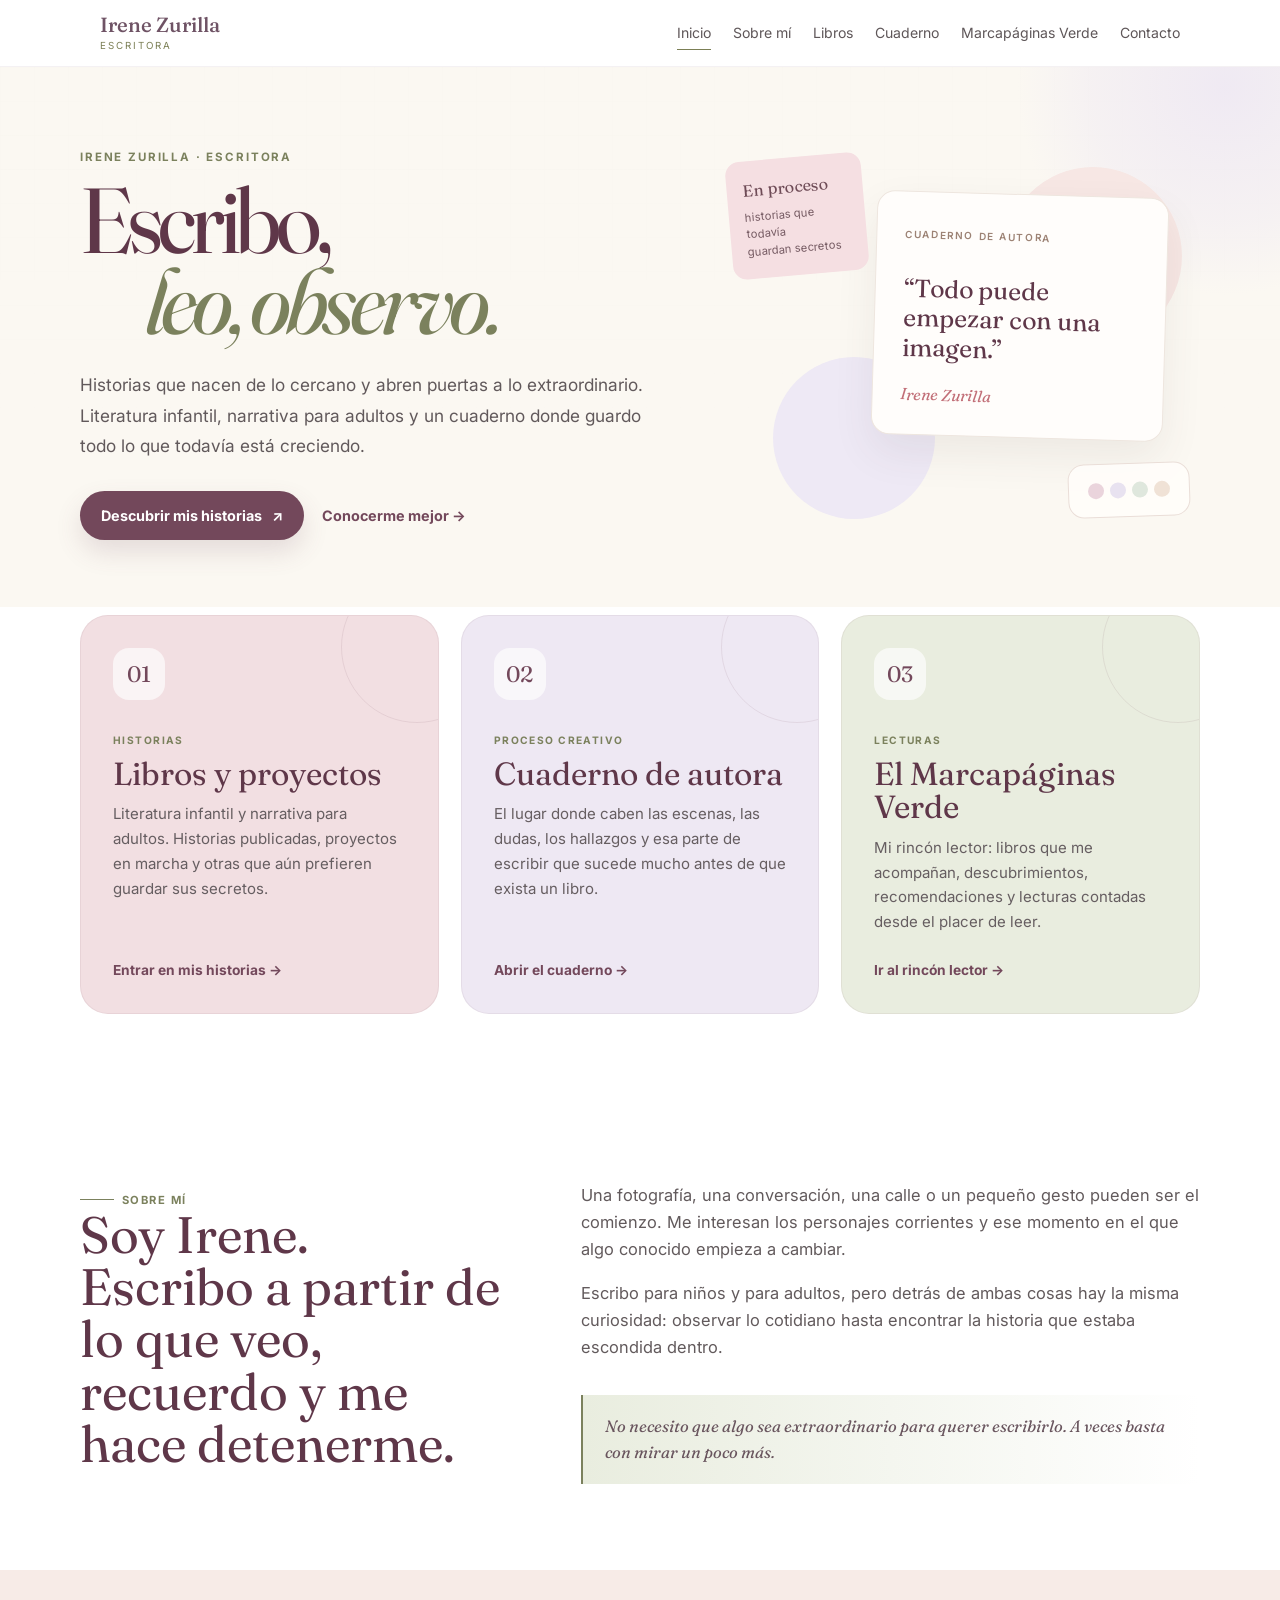
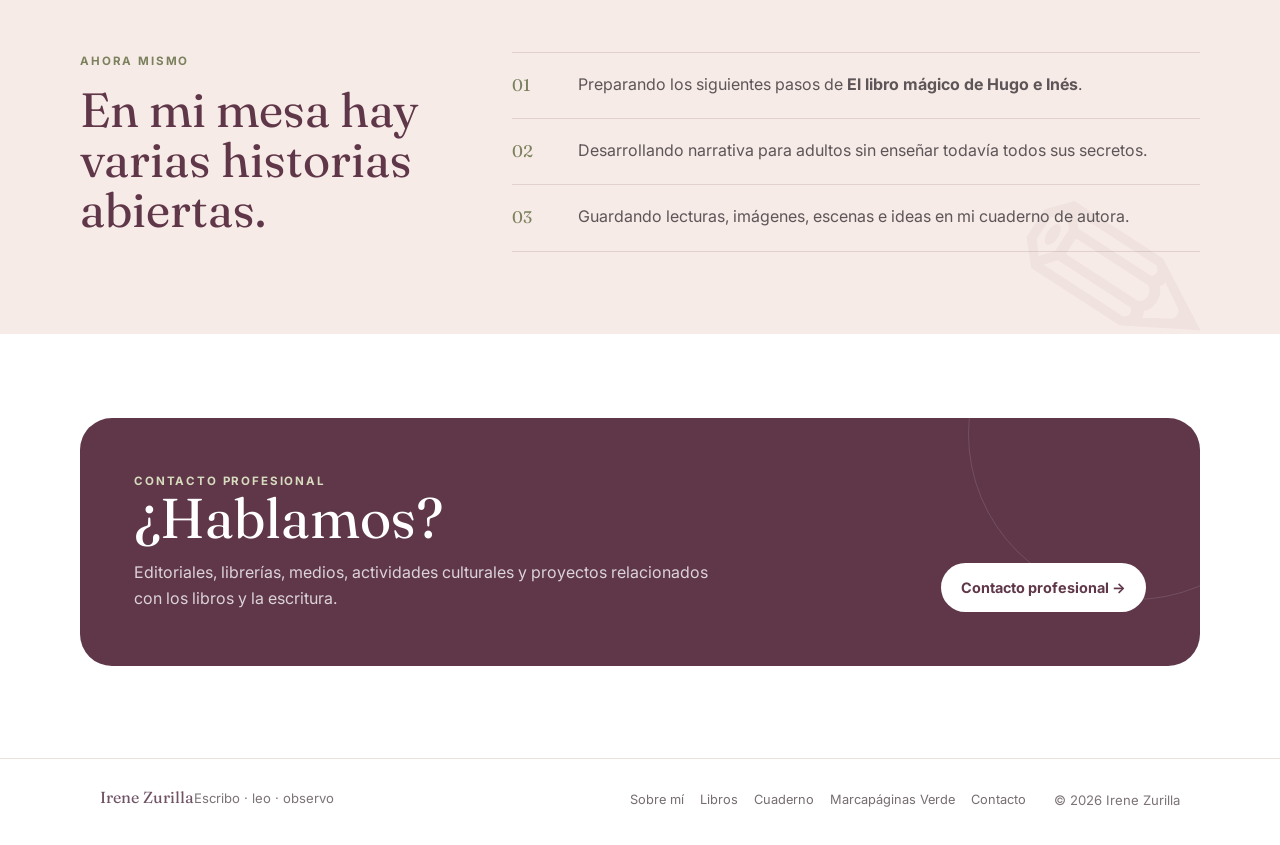
<file: index.html>
<!doctype html>
<html lang="es">
<head>
  <meta charset="utf-8">
  <meta name="viewport" content="width=device-width,initial-scale=1">
  <title>Irene Zurilla · Escritora</title>
  <meta name="description" content="Web oficial de Irene Zurilla, autora de literatura infantil y narrativa para adultos.">
  <link rel="stylesheet" href="site.css">
  <link rel="stylesheet" href="home-v2.css">
  <link rel="stylesheet" href="home-v2-polish.css">
</head>
<body>
  <header class="site-header">
    <div class="wrap header-inner">
      <a class="brand" href="index.html" aria-label="Irene Zurilla, inicio">
        <span class="brand-name">Irene Zurilla</span>
        <span class="brand-role">escritora</span>
      </a>
      <button class="menu-btn" aria-label="Abrir menú" aria-expanded="false">☰</button>
      <nav class="nav" aria-label="Navegación principal">
        <a class="active" href="index.html">Inicio</a>
        <a href="sobre-mi.html">Sobre mí</a>
        <a href="libros.html">Libros</a>
        <a href="cuaderno.html">Cuaderno</a>
        <a href="marcapaginas-verde.html">Marcapáginas Verde</a>
        <a href="contacto.html">Contacto</a>
      </nav>
    </div>
  </header>

  <main class="home2">
    <section class="home2-hero">
      <div class="wrap home2-hero-grid">
        <div class="reveal">
          <p class="home2-kicker">Irene Zurilla · escritora</p>
          <h1 class="home2-title">Escribo,<span>leo, observo.</span></h1>
          <p class="home2-lead">Historias que nacen de lo cercano y abren puertas a lo extraordinario. Literatura infantil, narrativa para adultos y un cuaderno donde guardo todo lo que todavía está creciendo.</p>
          <div class="home2-actions">
            <a class="home2-primary" href="libros.html">Descubrir mis historias <span aria-hidden="true">↗</span></a>
            <a class="home2-secondary" href="sobre-mi.html">Conocerme mejor →</a>
          </div>
        </div>

        <div class="home2-collage reveal" aria-label="Composición editorial de cuaderno de autora">
          <span class="home2-orb home2-orb-blush" aria-hidden="true"></span>
          <span class="home2-orb home2-orb-lilac" aria-hidden="true"></span>

          <div class="home2-paper home2-paper-note">
            <strong>En proceso</strong>
            <span>historias que todavía<br>guardan secretos</span>
          </div>

          <div class="home2-paper home2-paper-main">
            <span class="home2-paper-label">Cuaderno de autora</span>
            <p class="home2-paper-quote">“Todo puede empezar con una imagen.”</p>
            <span class="home2-paper-sign">Irene Zurilla</span>
          </div>

          <div class="home2-palette" aria-label="Paleta de identidad visual">
            <span class="home2-dot home2-dot-rose"></span>
            <span class="home2-dot home2-dot-lilac"></span>
            <span class="home2-dot home2-dot-olive"></span>
            <span class="home2-dot home2-dot-sand"></span>
          </div>
        </div>
      </div>
    </section>

    <section class="home2-portals">
      <div class="wrap">
        <div class="home2-cards">
          <article class="home2-card reveal">
            <div>
              <div class="home2-card-icon" aria-hidden="true">01</div>
              <small>Historias</small>
              <h2>Libros y proyectos</h2>
              <p>Literatura infantil y narrativa para adultos. Historias publicadas, proyectos en marcha y otras que aún prefieren guardar sus secretos.</p>
            </div>
            <a class="home2-card-link" href="libros.html">Entrar en mis historias →</a>
          </article>

          <article class="home2-card reveal">
            <div>
              <div class="home2-card-icon" aria-hidden="true">02</div>
              <small>Proceso creativo</small>
              <h2>Cuaderno de autora</h2>
              <p>El lugar donde caben las escenas, las dudas, los hallazgos y esa parte de escribir que sucede mucho antes de que exista un libro.</p>
            </div>
            <a class="home2-card-link" href="cuaderno.html">Abrir el cuaderno →</a>
          </article>

          <article class="home2-card reveal">
            <div>
              <div class="home2-card-icon" aria-hidden="true">03</div>
              <small>Lecturas</small>
              <h2>El Marcapáginas Verde</h2>
              <p>Mi rincón lector: libros que me acompañan, descubrimientos, recomendaciones y lecturas contadas desde el placer de leer.</p>
            </div>
            <a class="home2-card-link" href="marcapaginas-verde.html">Ir al rincón lector →</a>
          </article>
        </div>
      </div>
    </section>

    <section class="home2-about">
      <div class="wrap home2-about-grid">
        <div class="reveal">
          <span class="home2-writing-mark">Sobre mí</span>
          <h2>Soy Irene.<br>Escribo a partir de lo que veo, recuerdo y me hace detenerme.</h2>
        </div>
        <div class="home2-about-copy reveal">
          <p>Una fotografía, una conversación, una calle o un pequeño gesto pueden ser el comienzo. Me interesan los personajes corrientes y ese momento en el que algo conocido empieza a cambiar.</p>
          <p>Escribo para niños y para adultos, pero detrás de ambas cosas hay la misma curiosidad: observar lo cotidiano hasta encontrar la historia que estaba escondida dentro.</p>
          <div class="home2-handnote">No necesito que algo sea extraordinario para querer escribirlo. A veces basta con mirar un poco más.</div>
        </div>
      </div>
    </section>

    <section class="home2-now">
      <div class="wrap home2-now-grid">
        <div class="reveal">
          <p class="home2-kicker">Ahora mismo</p>
          <h2>En mi mesa hay varias historias abiertas.</h2>
        </div>
        <div class="home2-now-list reveal">
          <div class="home2-now-item"><span>01</span><p>Preparando los siguientes pasos de <strong>El libro mágico de Hugo e Inés</strong>.</p></div>
          <div class="home2-now-item"><span>02</span><p>Desarrollando narrativa para adultos sin enseñar todavía todos sus secretos.</p></div>
          <div class="home2-now-item"><span>03</span><p>Guardando lecturas, imágenes, escenas e ideas en mi cuaderno de autora.</p></div>
        </div>
      </div>
    </section>

    <section class="home2-contact">
      <div class="wrap">
        <div class="home2-contact-card reveal">
          <div>
            <p class="home2-kicker">Contacto profesional</p>
            <h2>¿Hablamos?</h2>
            <p>Editoriales, librerías, medios, actividades culturales y proyectos relacionados con los libros y la escritura.</p>
          </div>
          <a class="home2-contact-link" href="contacto.html">Contacto profesional →</a>
        </div>
      </div>
    </section>
  </main>

  <footer class="footer">
    <div class="wrap footer-inner">
      <div><strong>Irene Zurilla</strong><span>Escribo · leo · observo</span></div>
      <nav class="footer-nav">
        <a href="sobre-mi.html">Sobre mí</a>
        <a href="libros.html">Libros</a>
        <a href="cuaderno.html">Cuaderno</a>
        <a href="marcapaginas-verde.html">Marcapáginas Verde</a>
        <a href="contacto.html">Contacto</a>
      </nav>
      <p>© <span id="year"></span> Irene Zurilla</p>
    </div>
  </footer>

  <script src="site.js"></script>
</body>
</html>
</file>
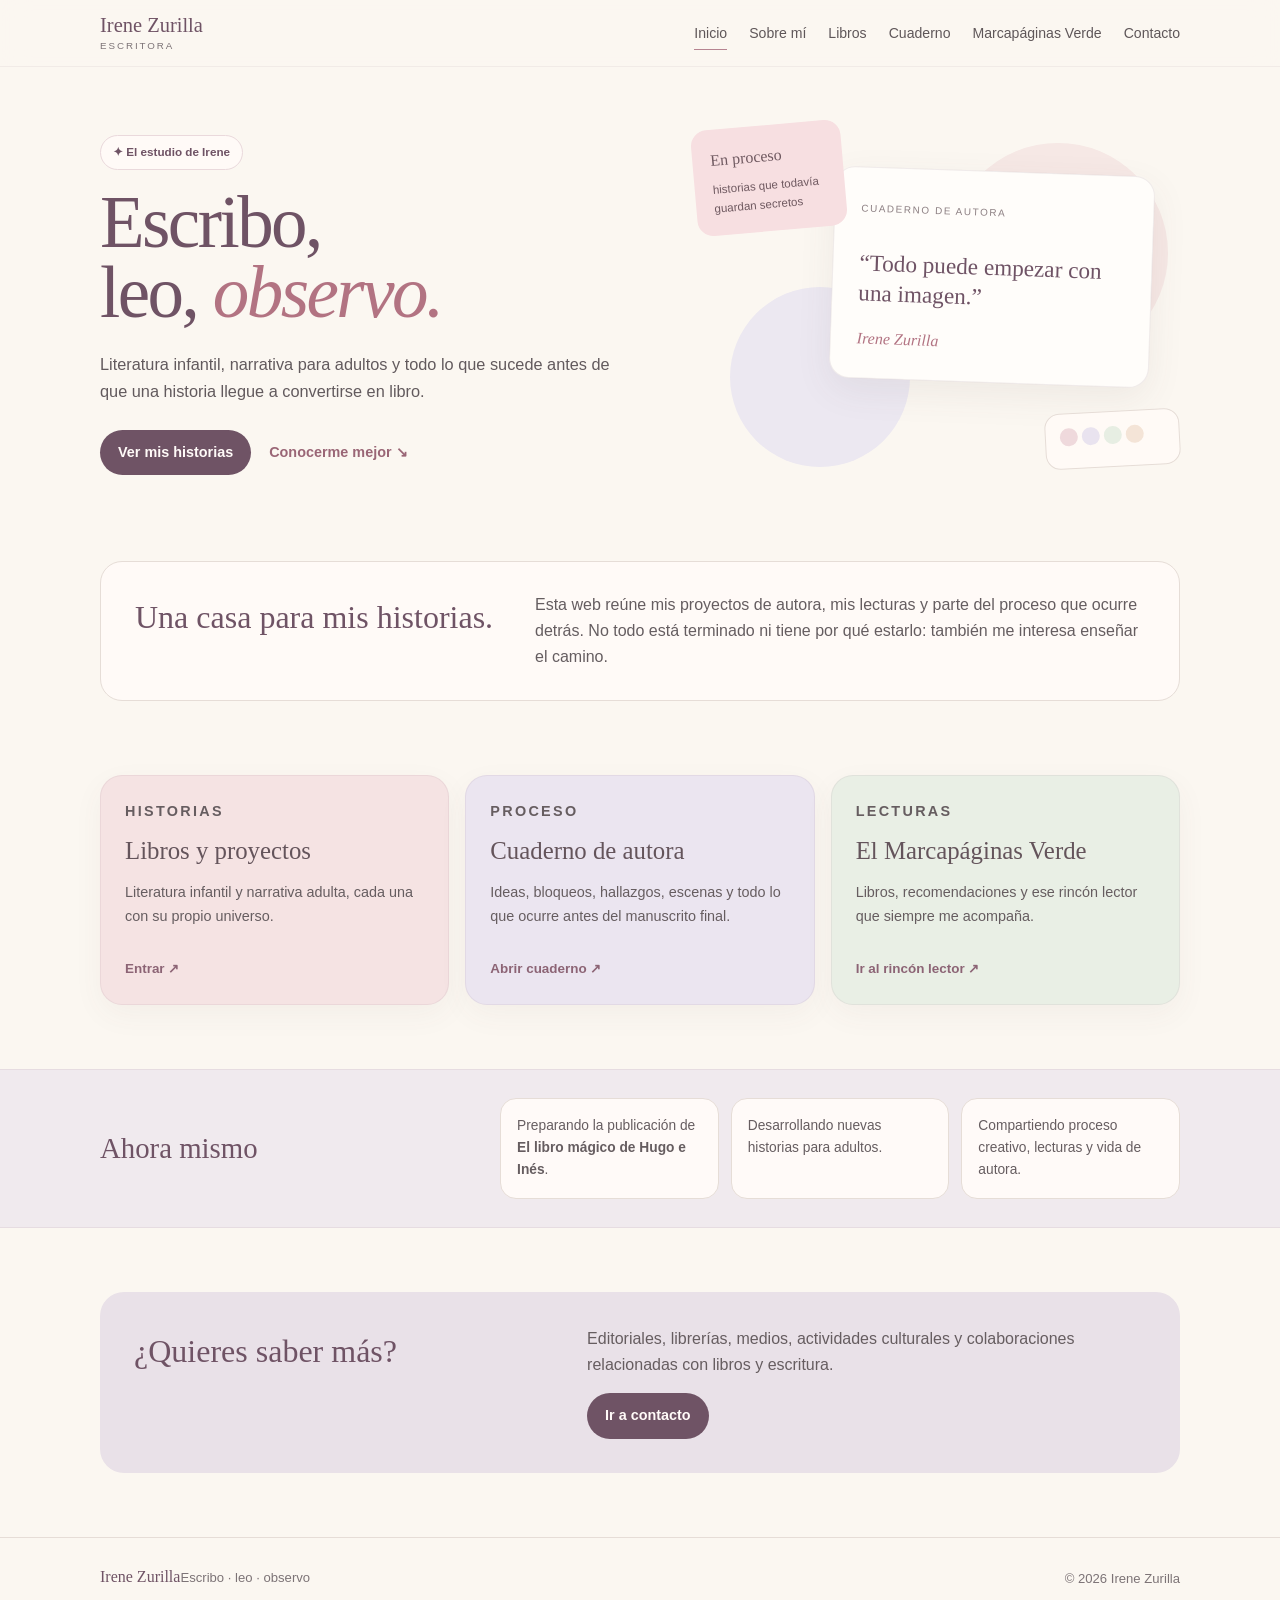
<file: web/index.html>
<!doctype html><html lang="es"><head><meta charset="utf-8"><meta name="viewport" content="width=device-width,initial-scale=1"><title>Irene Zurilla · Escritora</title><meta name="description" content="Web de Irene Zurilla, autora de literatura infantil y narrativa para adultos."><link rel="stylesheet" href="site.css"></head><body><header class="site-header"><div class="wrap header-inner"><a class="brand" href="index.html"><span class="brand-name">Irene Zurilla</span><span class="brand-role">escritora</span></a><button class="menu-btn" aria-label="Abrir menú" aria-expanded="false">☰</button><nav class="nav"><a class="active" href="index.html">Inicio</a><a href="sobre-mi.html">Sobre mí</a><a href="libros.html">Libros</a><a href="cuaderno.html">Cuaderno</a><a href="marcapaginas-verde.html">Marcapáginas Verde</a><a href="contacto.html">Contacto</a></nav></div></header><main><section class="hero"><div class="wrap hero-grid"><div class="reveal"><span class="soft-label">✦ El estudio de Irene</span><h1>Escribo,<br>leo, <em>observo.</em></h1><p class="lead">Literatura infantil, narrativa para adultos y todo lo que sucede antes de que una historia llegue a convertirse en libro.</p><div class="actions"><a class="btn btn-primary" href="libros.html">Ver mis historias</a><a class="text-link" href="sobre-mi.html">Conocerme mejor ↘</a></div></div><div class="studio reveal" aria-hidden="true"><div class="blob a"></div><div class="blob b"></div><div class="paper main"><span class="tiny">CUADERNO DE AUTORA</span><p>“Todo puede empezar con una imagen.”</p><span class="signature">Irene Zurilla</span></div><div class="note">En proceso<small>historias que todavía guardan secretos</small></div><div class="dots"><i></i><i></i><i></i><i></i></div></div></div></section><section class="home-intro"><div class="wrap intro-card reveal"><h2>Una casa para mis historias.</h2><p>Esta web reúne mis proyectos de autora, mis lecturas y parte del proceso que ocurre detrás. No todo está terminado ni tiene por qué estarlo: también me interesa enseñar el camino.</p></div></section><section class="section"><div class="wrap portal-grid"><a class="portal rose reveal" href="libros.html"><div><p class="eyebrow">Historias</p><h3>Libros y proyectos</h3><p>Literatura infantil y narrativa adulta, cada una con su propio universo.</p></div><span class="arrow">Entrar ↗</span></a><a class="portal lilac reveal" href="cuaderno.html"><div><p class="eyebrow">Proceso</p><h3>Cuaderno de autora</h3><p>Ideas, bloqueos, hallazgos, escenas y todo lo que ocurre antes del manuscrito final.</p></div><span class="arrow">Abrir cuaderno ↗</span></a><a class="portal sage reveal" href="marcapaginas-verde.html"><div><p class="eyebrow">Lecturas</p><h3>El Marcapáginas Verde</h3><p>Libros, recomendaciones y ese rincón lector que siempre me acompaña.</p></div><span class="arrow">Ir al rincón lector ↗</span></a></div></section><section class="now-strip"><div class="wrap now-row reveal"><h2>Ahora mismo</h2><div class="now-items"><div>Preparando la publicación de <strong>El libro mágico de Hugo e Inés</strong>.</div><div>Desarrollando nuevas historias para adultos.</div><div>Compartiendo proceso creativo, lecturas y vida de autora.</div></div></div></section><section class="section"><div class="wrap contact-box reveal"><h2>¿Quieres saber más?</h2><div><p>Editoriales, librerías, medios, actividades culturales y colaboraciones relacionadas con libros y escritura.</p><a class="btn btn-primary" href="contacto.html">Ir a contacto</a></div></div></section></main><footer class="footer"><div class="wrap footer-inner"><div><strong>Irene Zurilla</strong><span>Escribo · leo · observo</span></div><p>© <span id="year"></span> Irene Zurilla</p></div></footer><script src="site.js"></script></body></html>
</file>
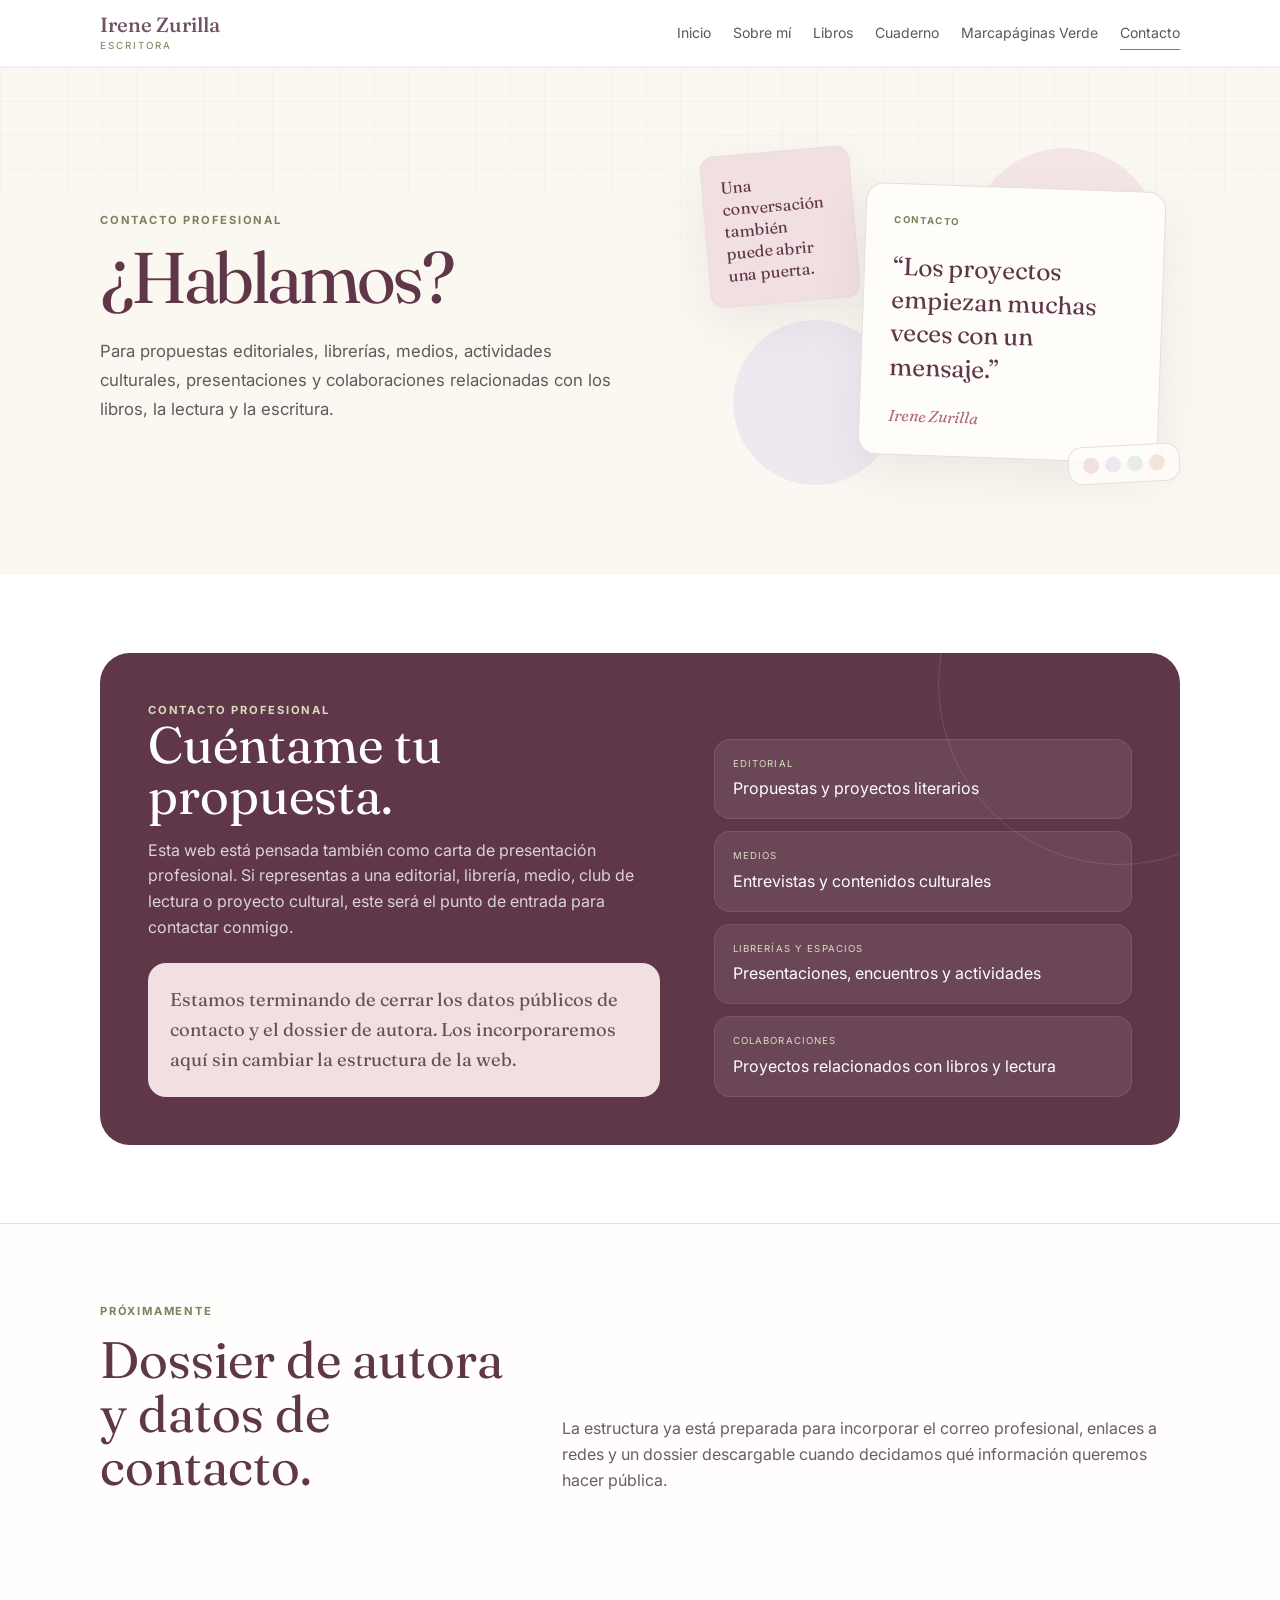
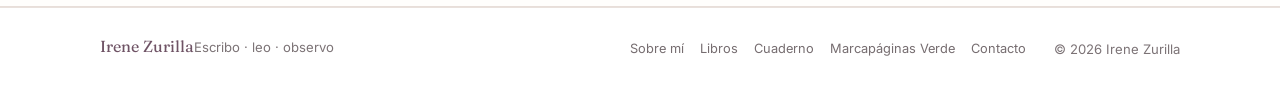
<file: contacto.html>
<!doctype html><html lang="es"><head><meta charset="utf-8"><meta name="viewport" content="width=device-width,initial-scale=1"><title>Contacto · Irene Zurilla</title><meta name="description" content="Contacto profesional de Irene Zurilla para editoriales, librerías, medios y actividades culturales."><link rel="stylesheet" href="site.css"><link rel="stylesheet" href="pages-v2.css"></head><body><header class="site-header"><div class="wrap header-inner"><a class="brand" href="index.html"><span class="brand-name">Irene Zurilla</span><span class="brand-role">escritora</span></a><button class="menu-btn" aria-label="Abrir menú" aria-expanded="false">☰</button><nav class="nav"><a href="index.html">Inicio</a><a href="sobre-mi.html">Sobre mí</a><a href="libros.html">Libros</a><a href="cuaderno.html">Cuaderno</a><a href="marcapaginas-verde.html">Marcapáginas Verde</a><a class="active" href="contacto.html">Contacto</a></nav></div></header><main class="page2"><section class="page2-hero"><div class="wrap page2-hero-grid"><div class="reveal"><p class="page2-kicker">Contacto profesional</p><h1 class="page2-title">¿Hablamos?</h1><p class="page2-lead">Para propuestas editoriales, librerías, medios, actividades culturales, presentaciones y colaboraciones relacionadas con los libros, la lectura y la escritura.</p></div><div class="page2-hero-note reveal" aria-label="Composición editorial"><span class="page2-orb rose"></span><span class="page2-orb lilac"></span><div class="page2-paper small">Una conversación también puede abrir una puerta.</div><div class="page2-paper main"><span class="page2-paper-label">Contacto</span><p class="page2-paper-quote">“Los proyectos empiezan muchas veces con un mensaje.”</p><span class="page2-paper-sign">Irene Zurilla</span></div><div class="page2-palette" aria-hidden="true"><i></i><i></i><i></i><i></i></div></div></div></section><section class="page2-section"><div class="wrap"><div class="contact2-panel reveal"><div><p class="page2-kicker" style="color:#d9ddbf">Contacto profesional</p><h2>Cuéntame tu propuesta.</h2><p>Esta web está pensada también como carta de presentación profesional. Si representas a una editorial, librería, medio, club de lectura o proyecto cultural, este será el punto de entrada para contactar conmigo.</p><div class="contact2-note">Estamos terminando de cerrar los datos públicos de contacto y el dossier de autora. Los incorporaremos aquí sin cambiar la estructura de la web.</div></div><div class="contact2-list"><div class="contact2-item"><small>Editorial</small><span>Propuestas y proyectos literarios</span></div><div class="contact2-item"><small>Medios</small><span>Entrevistas y contenidos culturales</span></div><div class="contact2-item"><small>Librerías y espacios</small><span>Presentaciones, encuentros y actividades</span></div><div class="contact2-item"><small>Colaboraciones</small><span>Proyectos relacionados con libros y lectura</span></div></div></div></div></section><section class="page2-section soft"><div class="wrap"><div class="page2-heading reveal"><div><p class="page2-kicker">Próximamente</p><h2>Dossier de autora y datos de contacto.</h2></div><p>La estructura ya está preparada para incorporar el correo profesional, enlaces a redes y un dossier descargable cuando decidamos qué información queremos hacer pública.</p></div></div></section></main><footer class="footer"><div class="wrap footer-inner"><div><strong>Irene Zurilla</strong><span>Escribo · leo · observo</span></div><nav class="footer-nav"><a href="sobre-mi.html">Sobre mí</a><a href="libros.html">Libros</a><a href="cuaderno.html">Cuaderno</a><a href="marcapaginas-verde.html">Marcapáginas Verde</a><a href="contacto.html">Contacto</a></nav><p>© <span id="year"></span> Irene Zurilla</p></div></footer><script src="site.js"></script></body></html>
</file>
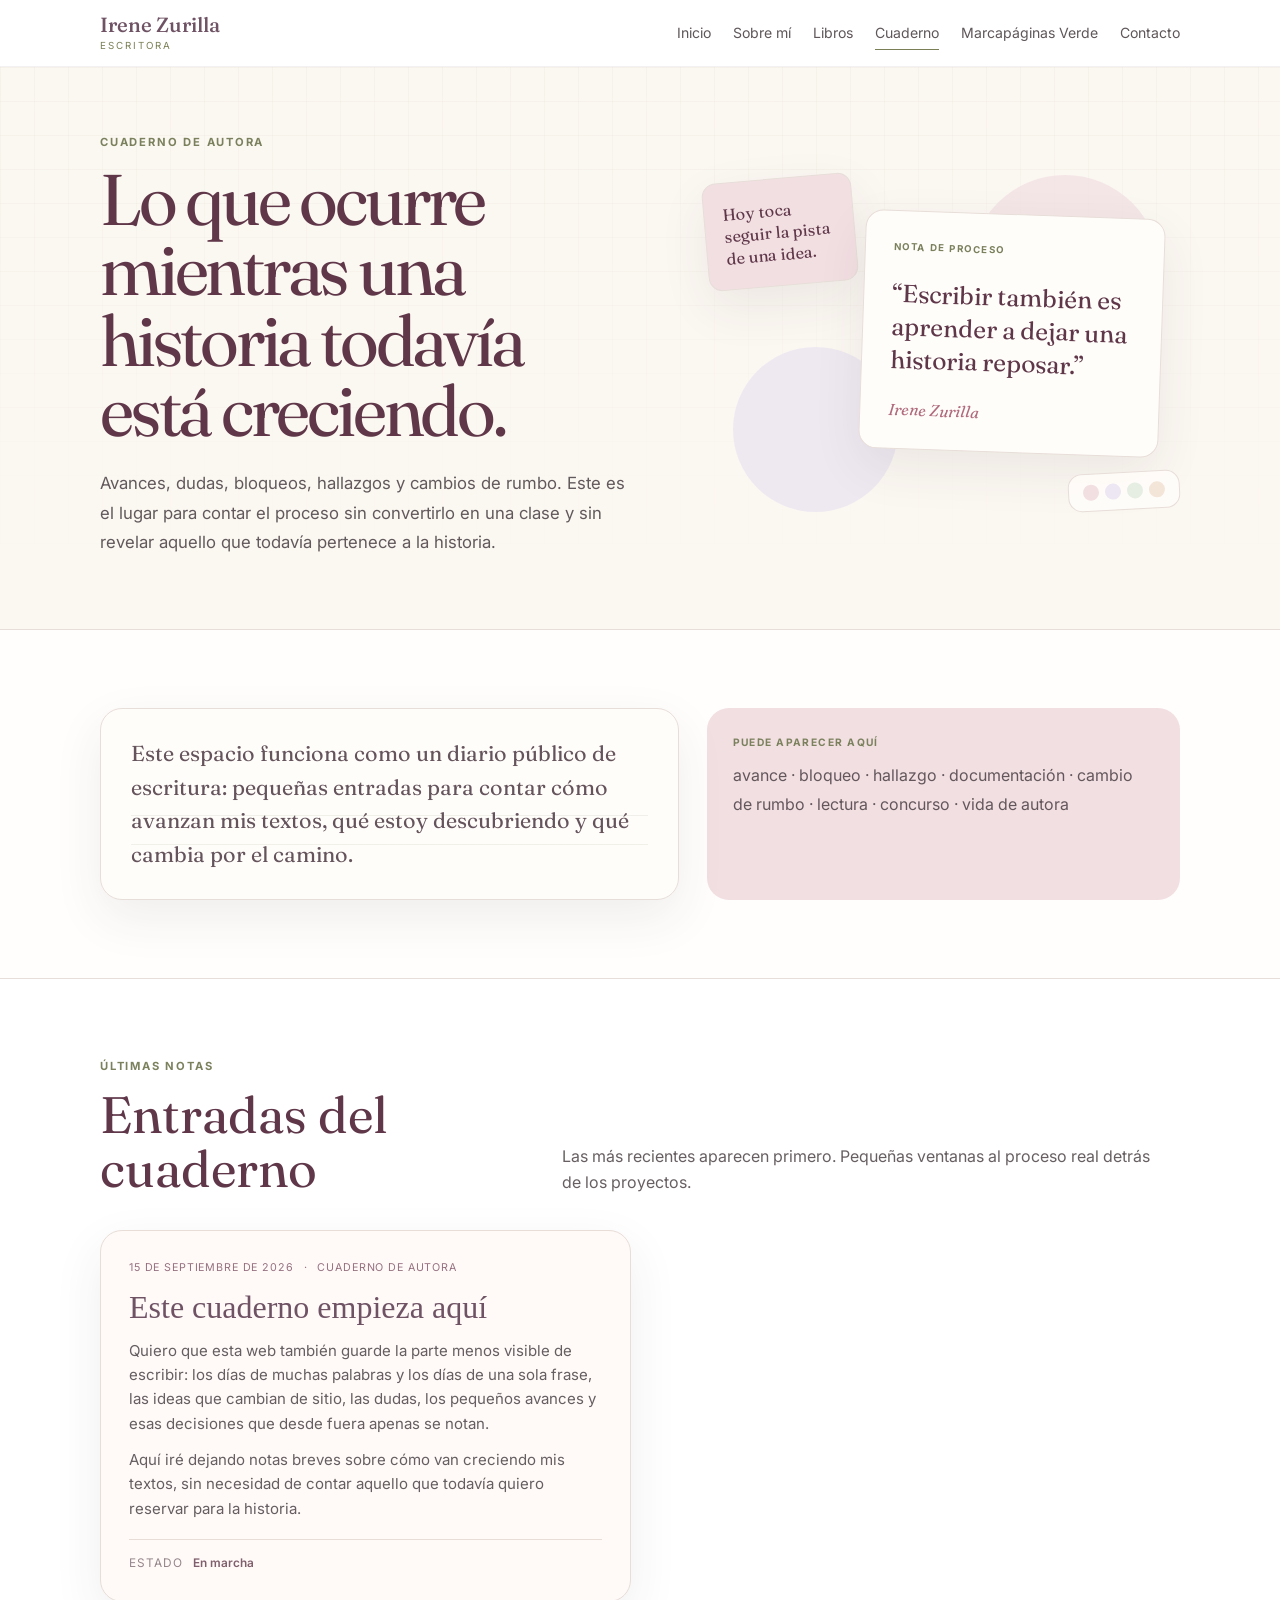
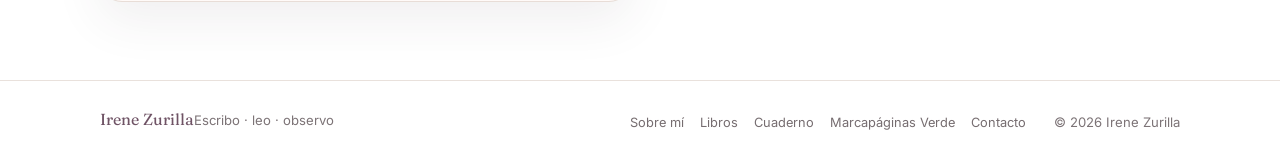
<file: cuaderno.html>
<!doctype html><html lang="es"><head><meta charset="utf-8"><meta name="viewport" content="width=device-width,initial-scale=1"><title>Cuaderno de autora · Irene Zurilla</title><meta name="description" content="Cuaderno de autora de Irene Zurilla: notas sobre escritura, proyectos, lecturas y el proceso real detrás de las historias."><link rel="stylesheet" href="site.css"><link rel="stylesheet" href="pages-v2.css"></head><body><header class="site-header"><div class="wrap header-inner"><a class="brand" href="index.html"><span class="brand-name">Irene Zurilla</span><span class="brand-role">escritora</span></a><button class="menu-btn" aria-label="Abrir menú" aria-expanded="false">☰</button><nav class="nav"><a href="index.html">Inicio</a><a href="sobre-mi.html">Sobre mí</a><a href="libros.html">Libros</a><a class="active" href="cuaderno.html">Cuaderno</a><a href="marcapaginas-verde.html">Marcapáginas Verde</a><a href="contacto.html">Contacto</a></nav></div></header><main class="page2"><section class="page2-hero"><div class="wrap page2-hero-grid"><div class="reveal"><p class="page2-kicker">Cuaderno de autora</p><h1 class="page2-title">Lo que ocurre mientras una historia todavía está creciendo.</h1><p class="page2-lead">Avances, dudas, bloqueos, hallazgos y cambios de rumbo. Este es el lugar para contar el proceso sin convertirlo en una clase y sin revelar aquello que todavía pertenece a la historia.</p></div><div class="page2-hero-note reveal" aria-label="Composición editorial"><span class="page2-orb rose"></span><span class="page2-orb lilac"></span><div class="page2-paper small">Hoy toca<br>seguir la pista de una idea.</div><div class="page2-paper main"><span class="page2-paper-label">Nota de proceso</span><p class="page2-paper-quote">“Escribir también es aprender a dejar una historia reposar.”</p><span class="page2-paper-sign">Irene Zurilla</span></div><div class="page2-palette" aria-hidden="true"><i></i><i></i><i></i><i></i></div></div></div></section><section class="page2-section soft"><div class="wrap notebook2-intro"><div class="notebook2-rule reveal"><p>Este espacio funciona como un diario público de escritura: pequeñas entradas para contar cómo avanzan mis textos, qué estoy descubriendo y qué cambia por el camino.</p></div><div class="notebook2-legend reveal"><span>Puede aparecer aquí</span><p>avance · bloqueo · hallazgo · documentación · cambio de rumbo · lectura · concurso · vida de autora</p></div></div></section><section class="page2-section"><div class="wrap"><div class="page2-heading reveal"><div><p class="page2-kicker">Últimas notas</p><h2>Entradas del cuaderno</h2></div><p>Las más recientes aparecen primero. Pequeñas ventanas al proceso real detrás de los proyectos.</p></div><div id="journal-entries" class="journal-entries" aria-live="polite"></div></div></section></main><footer class="footer"><div class="wrap footer-inner"><div><strong>Irene Zurilla</strong><span>Escribo · leo · observo</span></div><nav class="footer-nav"><a href="sobre-mi.html">Sobre mí</a><a href="libros.html">Libros</a><a href="cuaderno.html">Cuaderno</a><a href="marcapaginas-verde.html">Marcapáginas Verde</a><a href="contacto.html">Contacto</a></nav><p>© <span id="year"></span> Irene Zurilla</p></div></footer><script src="cuaderno-data.js"></script><script src="site.js"></script></body></html>
</file>
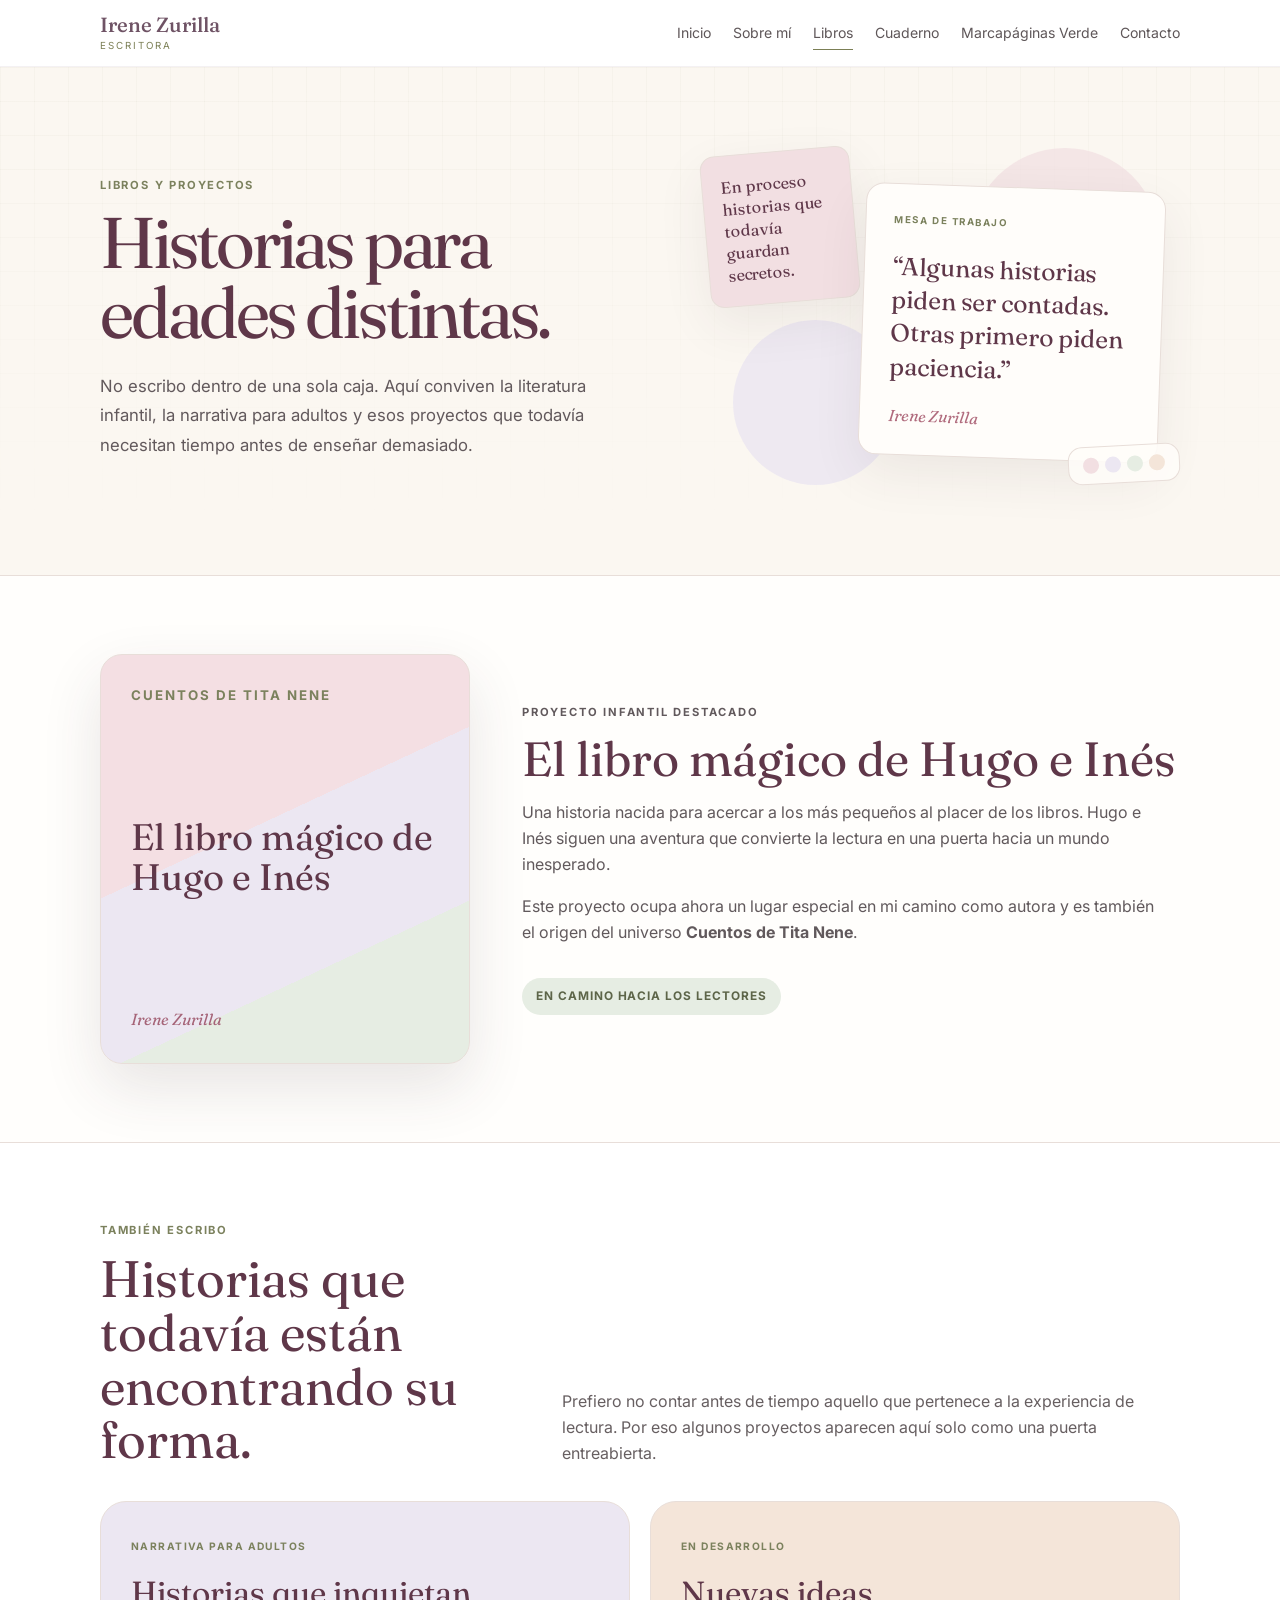
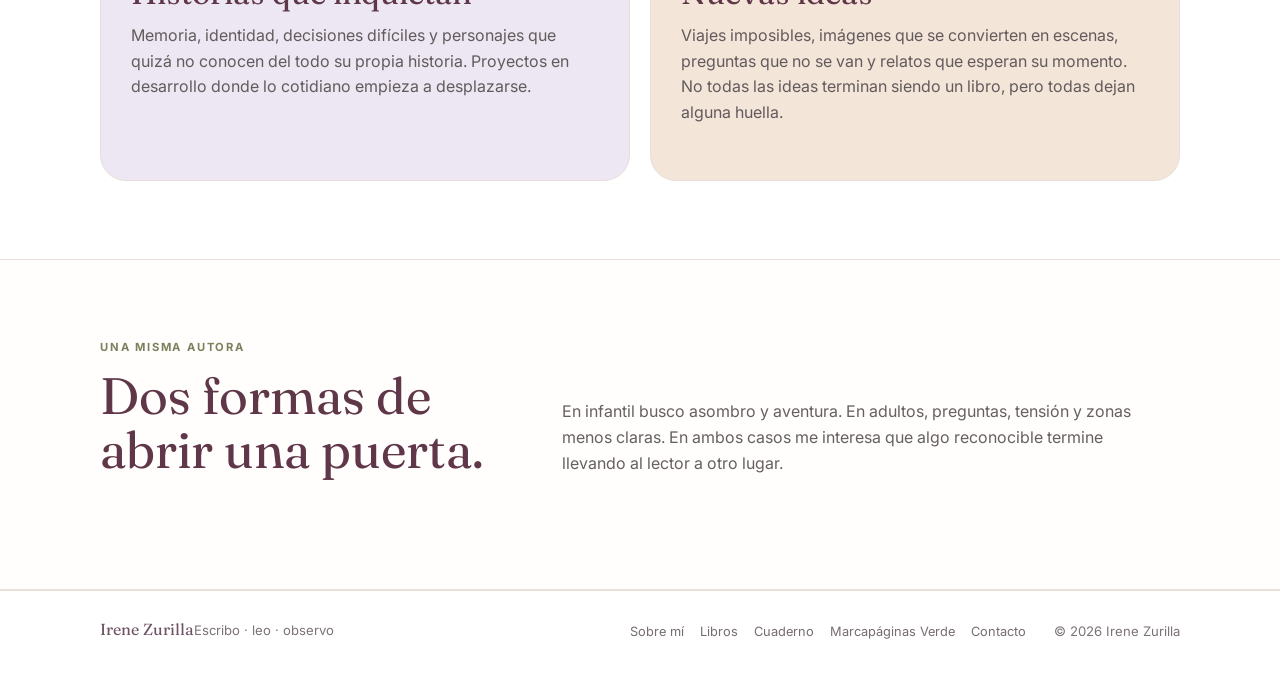
<file: libros.html>
<!doctype html><html lang="es"><head><meta charset="utf-8"><meta name="viewport" content="width=device-width,initial-scale=1"><title>Libros · Irene Zurilla</title><meta name="description" content="Libros y proyectos de Irene Zurilla: literatura infantil y narrativa para adultos."><link rel="stylesheet" href="site.css"><link rel="stylesheet" href="pages-v2.css"></head><body><header class="site-header"><div class="wrap header-inner"><a class="brand" href="index.html"><span class="brand-name">Irene Zurilla</span><span class="brand-role">escritora</span></a><button class="menu-btn" aria-label="Abrir menú" aria-expanded="false">☰</button><nav class="nav"><a href="index.html">Inicio</a><a href="sobre-mi.html">Sobre mí</a><a class="active" href="libros.html">Libros</a><a href="cuaderno.html">Cuaderno</a><a href="marcapaginas-verde.html">Marcapáginas Verde</a><a href="contacto.html">Contacto</a></nav></div></header><main class="page2"><section class="page2-hero"><div class="wrap page2-hero-grid"><div class="reveal"><p class="page2-kicker">Libros y proyectos</p><h1 class="page2-title">Historias para edades distintas.</h1><p class="page2-lead">No escribo dentro de una sola caja. Aquí conviven la literatura infantil, la narrativa para adultos y esos proyectos que todavía necesitan tiempo antes de enseñar demasiado.</p></div><div class="page2-hero-note reveal" aria-label="Composición editorial"><span class="page2-orb rose"></span><span class="page2-orb lilac"></span><div class="page2-paper small">En proceso<br>historias que todavía guardan secretos.</div><div class="page2-paper main"><span class="page2-paper-label">Mesa de trabajo</span><p class="page2-paper-quote">“Algunas historias piden ser contadas. Otras primero piden paciencia.”</p><span class="page2-paper-sign">Irene Zurilla</span></div><div class="page2-palette" aria-hidden="true"><i></i><i></i><i></i><i></i></div></div></div></section><section class="page2-section soft"><div class="wrap books2-feature"><div class="books2-cover reveal" aria-label="Marcador visual para la cubierta de El libro mágico de Hugo e Inés"><small>Cuentos de Tita Nene</small><strong>El libro mágico de Hugo e Inés</strong><em>Irene Zurilla</em></div><div class="books2-copy reveal"><p class="page2-kicker">Proyecto infantil destacado</p><h2>El libro mágico de Hugo e Inés</h2><p>Una historia nacida para acercar a los más pequeños al placer de los libros. Hugo e Inés siguen una aventura que convierte la lectura en una puerta hacia un mundo inesperado.</p><p>Este proyecto ocupa ahora un lugar especial en mi camino como autora y es también el origen del universo <strong>Cuentos de Tita Nene</strong>.</p><span class="books2-status">En camino hacia los lectores</span></div></div></section><section class="page2-section"><div class="wrap"><div class="page2-heading reveal"><div><p class="page2-kicker">También escribo</p><h2>Historias que todavía están encontrando su forma.</h2></div><p>Prefiero no contar antes de tiempo aquello que pertenece a la experiencia de lectura. Por eso algunos proyectos aparecen aquí solo como una puerta entreabierta.</p></div><div class="books2-grid"><article class="books2-card secret reveal"><small>Narrativa para adultos</small><h3>Historias que inquietan</h3><p>Memoria, identidad, decisiones difíciles y personajes que quizá no conocen del todo su propia historia. Proyectos en desarrollo donde lo cotidiano empieza a desplazarse.</p></article><article class="books2-card idea reveal"><small>En desarrollo</small><h3>Nuevas ideas</h3><p>Viajes imposibles, imágenes que se convierten en escenas, preguntas que no se van y relatos que esperan su momento. No todas las ideas terminan siendo un libro, pero todas dejan alguna huella.</p></article></div></div></section><section class="page2-section soft"><div class="wrap"><div class="page2-heading reveal"><div><p class="page2-kicker">Una misma autora</p><h2>Dos formas de abrir una puerta.</h2></div><p>En infantil busco asombro y aventura. En adultos, preguntas, tensión y zonas menos claras. En ambos casos me interesa que algo reconocible termine llevando al lector a otro lugar.</p></div></div></section></main><footer class="footer"><div class="wrap footer-inner"><div><strong>Irene Zurilla</strong><span>Escribo · leo · observo</span></div><nav class="footer-nav"><a href="sobre-mi.html">Sobre mí</a><a href="libros.html">Libros</a><a href="cuaderno.html">Cuaderno</a><a href="marcapaginas-verde.html">Marcapáginas Verde</a><a href="contacto.html">Contacto</a></nav><p>© <span id="year"></span> Irene Zurilla</p></div></footer><script src="site.js"></script></body></html>
</file>
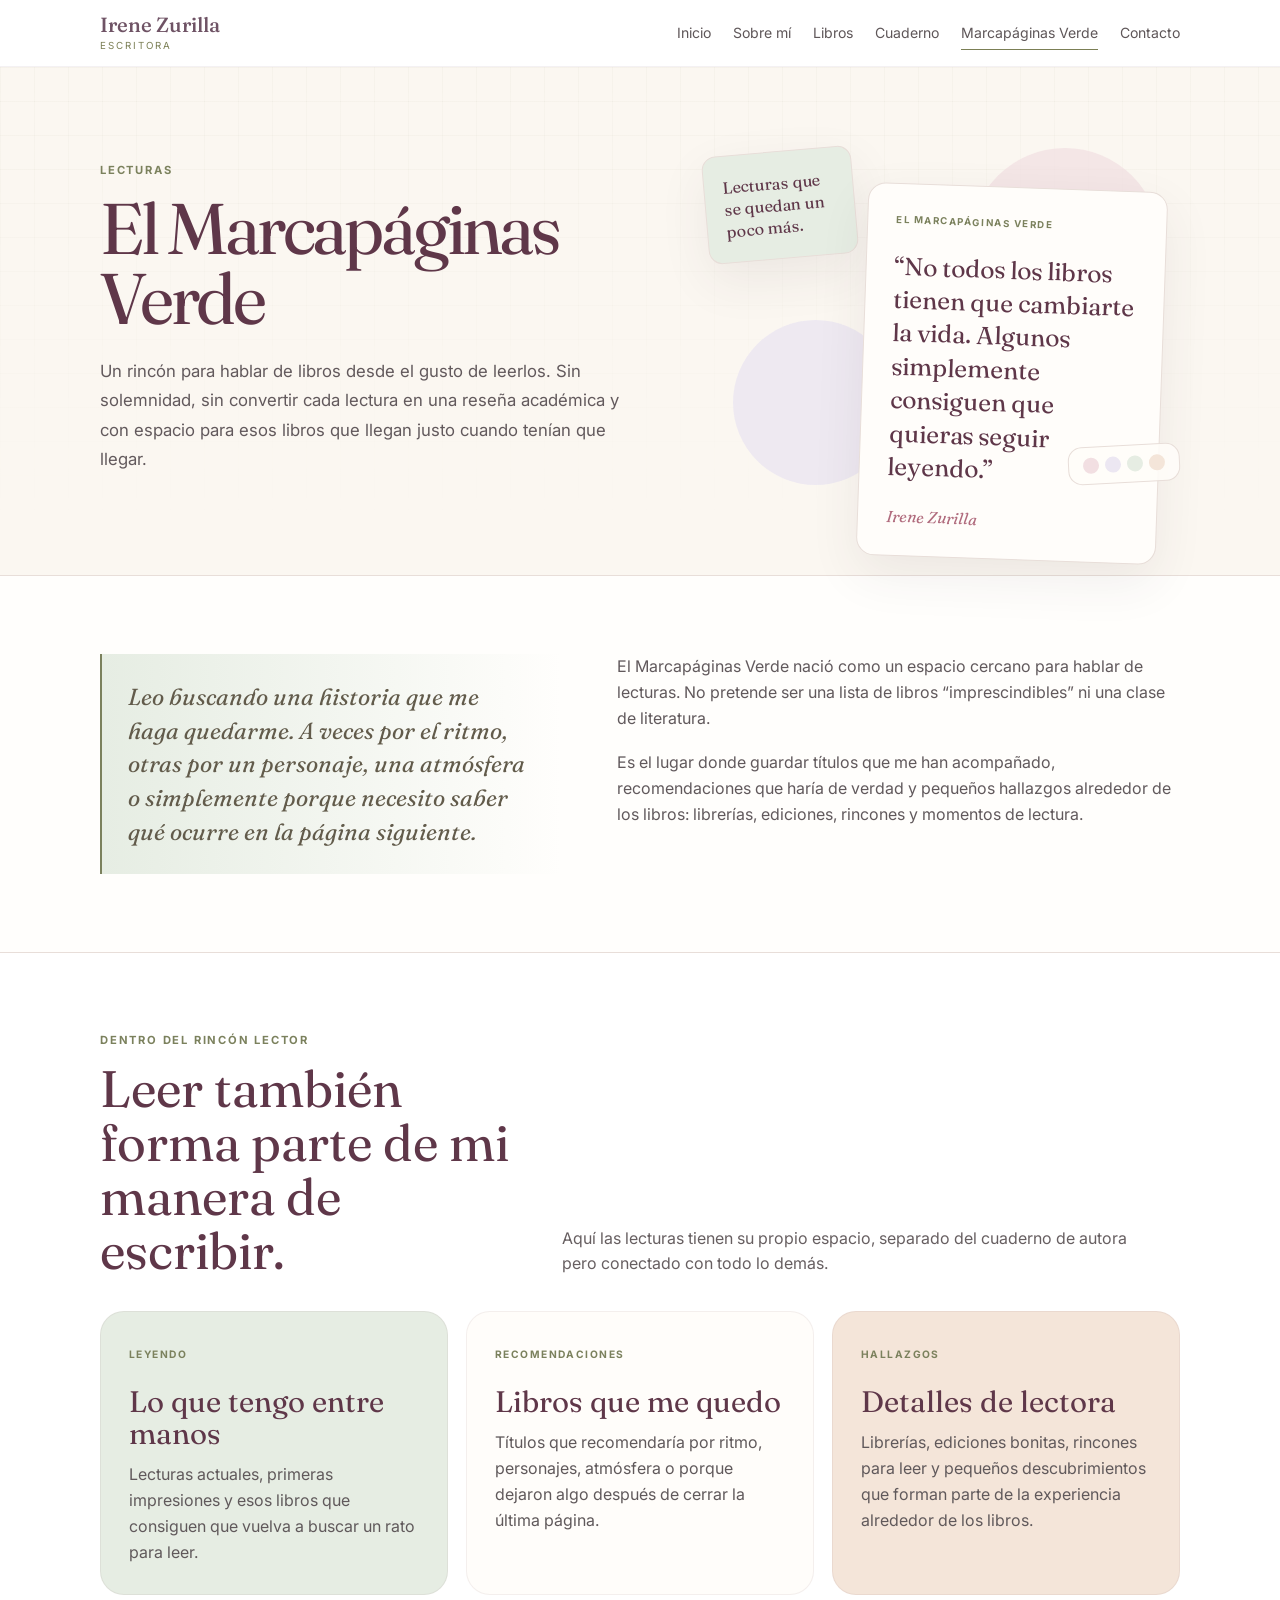
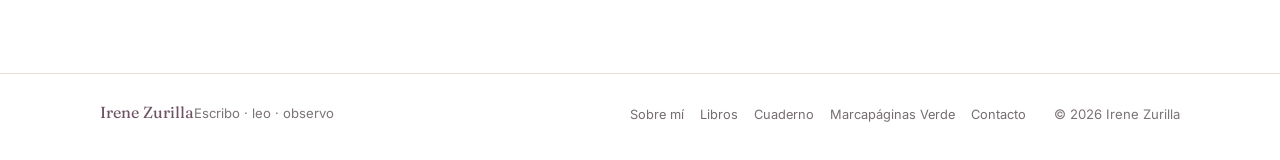
<file: marcapaginas-verde.html>
<!doctype html><html lang="es"><head><meta charset="utf-8"><meta name="viewport" content="width=device-width,initial-scale=1"><title>El Marcapáginas Verde · Irene Zurilla</title><meta name="description" content="El Marcapáginas Verde, el rincón lector de Irene Zurilla."><link rel="stylesheet" href="site.css"><link rel="stylesheet" href="pages-v2.css"></head><body><header class="site-header"><div class="wrap header-inner"><a class="brand" href="index.html"><span class="brand-name">Irene Zurilla</span><span class="brand-role">escritora</span></a><button class="menu-btn" aria-label="Abrir menú" aria-expanded="false">☰</button><nav class="nav"><a href="index.html">Inicio</a><a href="sobre-mi.html">Sobre mí</a><a href="libros.html">Libros</a><a href="cuaderno.html">Cuaderno</a><a class="active" href="marcapaginas-verde.html">Marcapáginas Verde</a><a href="contacto.html">Contacto</a></nav></div></header><main class="page2 read2-hero"><section class="page2-hero"><div class="wrap page2-hero-grid"><div class="reveal"><p class="page2-kicker">Lecturas</p><h1 class="page2-title">El Marcapáginas Verde</h1><p class="page2-lead">Un rincón para hablar de libros desde el gusto de leerlos. Sin solemnidad, sin convertir cada lectura en una reseña académica y con espacio para esos libros que llegan justo cuando tenían que llegar.</p></div><div class="page2-hero-note reveal" aria-label="Composición editorial"><span class="page2-orb rose"></span><span class="page2-orb lilac"></span><div class="page2-paper small">Lecturas que se quedan un poco más.</div><div class="page2-paper main"><span class="page2-paper-label">El Marcapáginas Verde</span><p class="page2-paper-quote">“No todos los libros tienen que cambiarte la vida. Algunos simplemente consiguen que quieras seguir leyendo.”</p><span class="page2-paper-sign">Irene Zurilla</span></div><div class="page2-palette" aria-hidden="true"><i></i><i></i><i></i><i></i></div></div></div></section><section class="page2-section soft"><div class="wrap read2-intro"><div class="read2-quote reveal">Leo buscando una historia que me haga quedarme. A veces por el ritmo, otras por un personaje, una atmósfera o simplemente porque necesito saber qué ocurre en la página siguiente.</div><div class="read2-prose reveal"><p>El Marcapáginas Verde nació como un espacio cercano para hablar de lecturas. No pretende ser una lista de libros “imprescindibles” ni una clase de literatura.</p><p>Es el lugar donde guardar títulos que me han acompañado, recomendaciones que haría de verdad y pequeños hallazgos alrededor de los libros: librerías, ediciones, rincones y momentos de lectura.</p></div></div></section><section class="page2-section"><div class="wrap"><div class="page2-heading reveal"><div><p class="page2-kicker">Dentro del rincón lector</p><h2>Leer también forma parte de mi manera de escribir.</h2></div><p>Aquí las lecturas tienen su propio espacio, separado del cuaderno de autora pero conectado con todo lo demás.</p></div><div class="read2-grid"><article class="read2-card reveal"><small>Leyendo</small><h3>Lo que tengo entre manos</h3><p>Lecturas actuales, primeras impresiones y esos libros que consiguen que vuelva a buscar un rato para leer.</p></article><article class="read2-card reveal"><small>Recomendaciones</small><h3>Libros que me quedo</h3><p>Títulos que recomendaría por ritmo, personajes, atmósfera o porque dejaron algo después de cerrar la última página.</p></article><article class="read2-card reveal"><small>Hallazgos</small><h3>Detalles de lectora</h3><p>Librerías, ediciones bonitas, rincones para leer y pequeños descubrimientos que forman parte de la experiencia alrededor de los libros.</p></article></div></div></section></main><footer class="footer"><div class="wrap footer-inner"><div><strong>Irene Zurilla</strong><span>Escribo · leo · observo</span></div><nav class="footer-nav"><a href="sobre-mi.html">Sobre mí</a><a href="libros.html">Libros</a><a href="cuaderno.html">Cuaderno</a><a href="marcapaginas-verde.html">Marcapáginas Verde</a><a href="contacto.html">Contacto</a></nav><p>© <span id="year"></span> Irene Zurilla</p></div></footer><script src="site.js"></script></body></html>
</file>
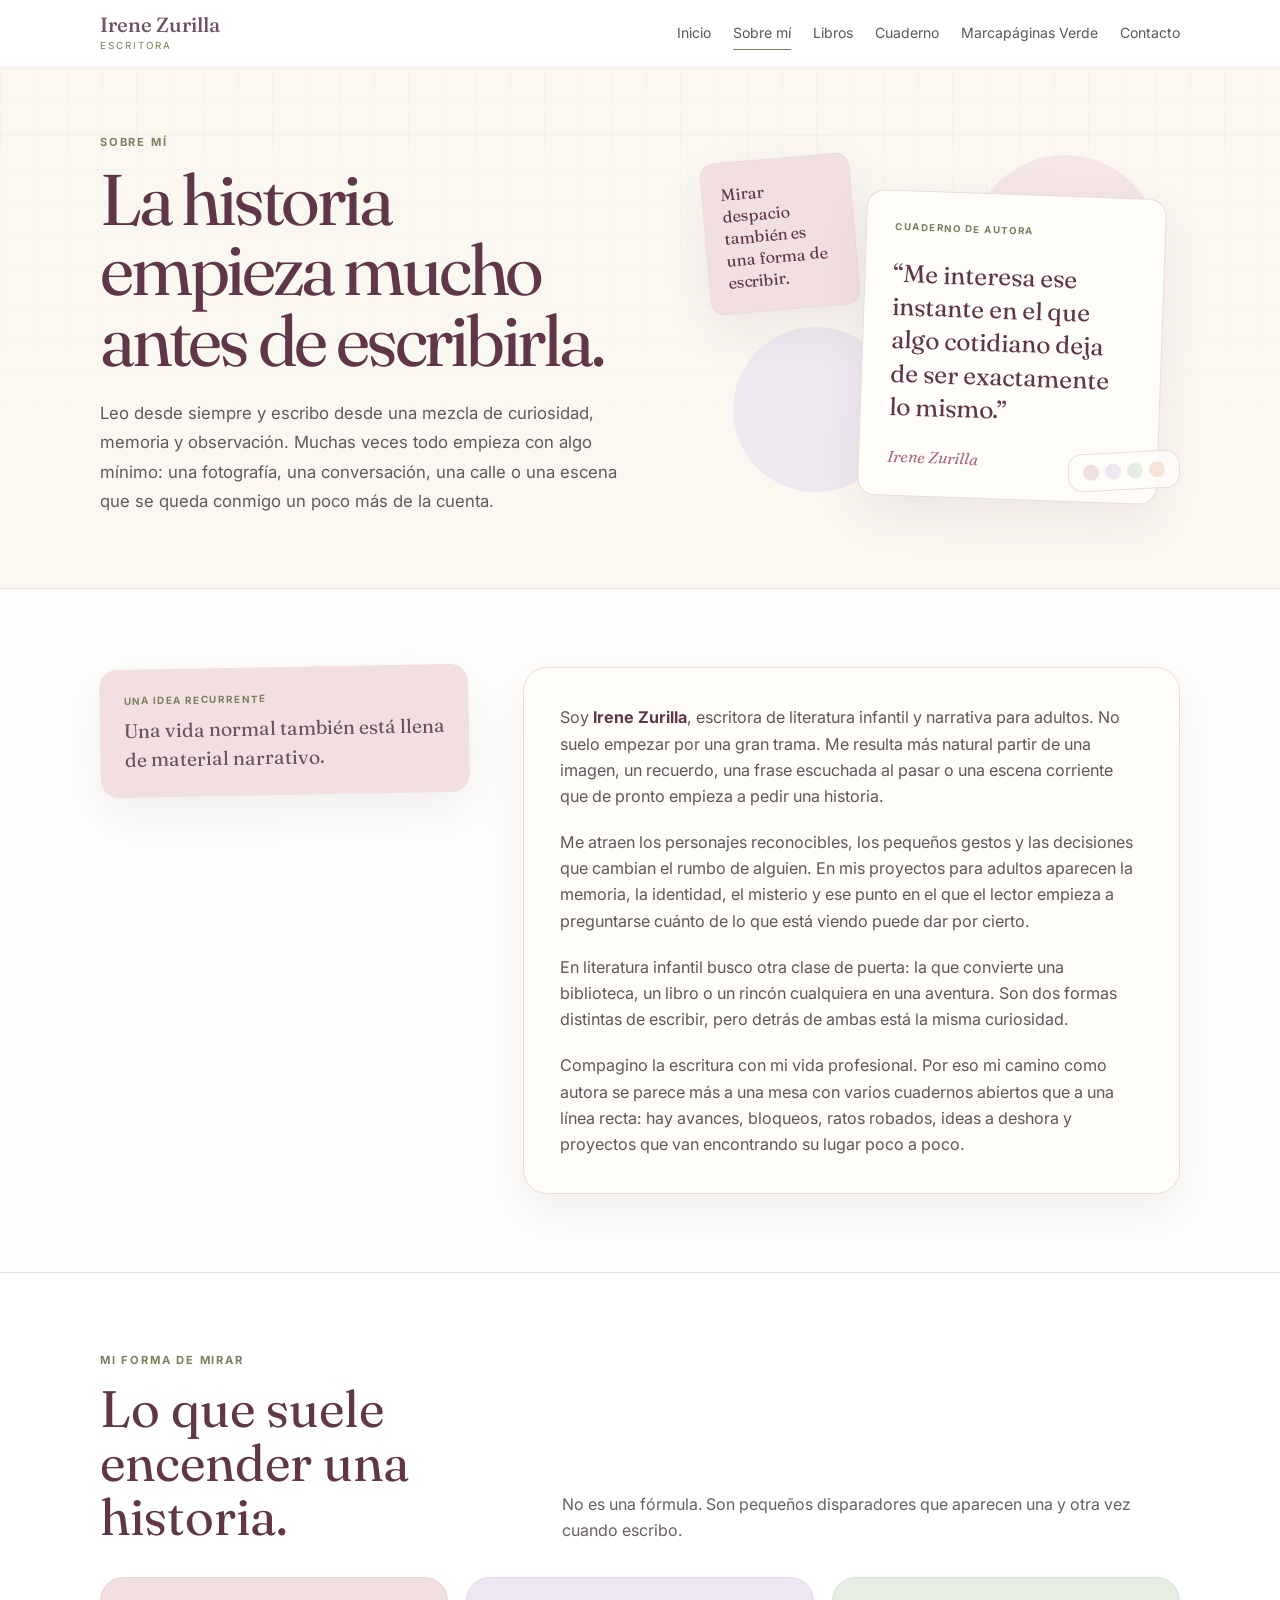
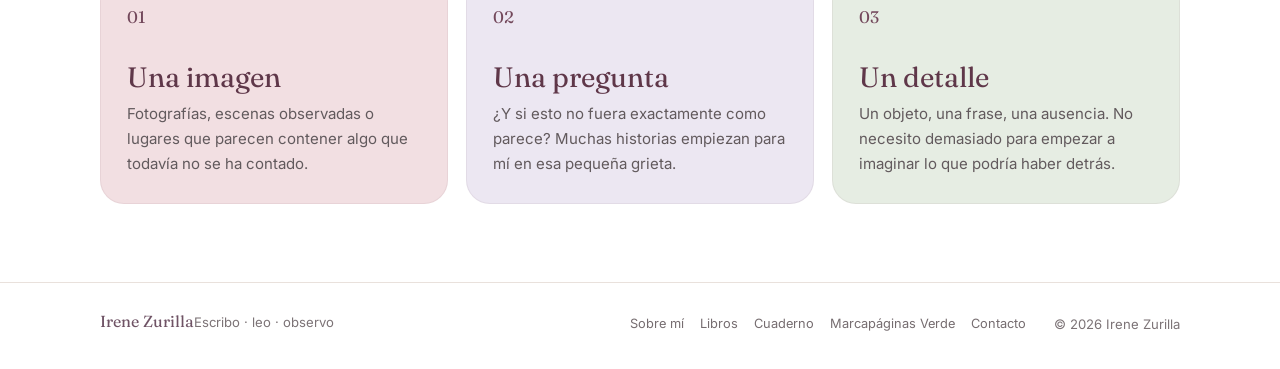
<file: sobre-mi.html>
<!doctype html><html lang="es"><head><meta charset="utf-8"><meta name="viewport" content="width=device-width,initial-scale=1"><title>Sobre mí · Irene Zurilla</title><meta name="description" content="Conoce a Irene Zurilla, escritora de literatura infantil y narrativa para adultos."><link rel="stylesheet" href="site.css"><link rel="stylesheet" href="pages-v2.css"></head><body><header class="site-header"><div class="wrap header-inner"><a class="brand" href="index.html"><span class="brand-name">Irene Zurilla</span><span class="brand-role">escritora</span></a><button class="menu-btn" aria-label="Abrir menú" aria-expanded="false">☰</button><nav class="nav"><a href="index.html">Inicio</a><a class="active" href="sobre-mi.html">Sobre mí</a><a href="libros.html">Libros</a><a href="cuaderno.html">Cuaderno</a><a href="marcapaginas-verde.html">Marcapáginas Verde</a><a href="contacto.html">Contacto</a></nav></div></header><main class="page2"><section class="page2-hero"><div class="wrap page2-hero-grid"><div class="reveal"><p class="page2-kicker">Sobre mí</p><h1 class="page2-title">La historia empieza mucho antes de escribirla.</h1><p class="page2-lead">Leo desde siempre y escribo desde una mezcla de curiosidad, memoria y observación. Muchas veces todo empieza con algo mínimo: una fotografía, una conversación, una calle o una escena que se queda conmigo un poco más de la cuenta.</p></div><div class="page2-hero-note reveal" aria-label="Composición editorial"><span class="page2-orb rose"></span><span class="page2-orb lilac"></span><div class="page2-paper small">Mirar despacio también es una forma de escribir.</div><div class="page2-paper main"><span class="page2-paper-label">Cuaderno de autora</span><p class="page2-paper-quote">“Me interesa ese instante en el que algo cotidiano deja de ser exactamente lo mismo.”</p><span class="page2-paper-sign">Irene Zurilla</span></div><div class="page2-palette" aria-hidden="true"><i></i><i></i><i></i><i></i></div></div></div></section><section class="page2-section soft"><div class="wrap page2-prose-grid"><aside class="page2-aside reveal"><div class="page2-note"><small>Una idea recurrente</small>Una vida normal también está llena de material narrativo.</div></aside><div class="page2-prose reveal"><p>Soy <strong>Irene Zurilla</strong>, escritora de literatura infantil y narrativa para adultos. No suelo empezar por una gran trama. Me resulta más natural partir de una imagen, un recuerdo, una frase escuchada al pasar o una escena corriente que de pronto empieza a pedir una historia.</p><p>Me atraen los personajes reconocibles, los pequeños gestos y las decisiones que cambian el rumbo de alguien. En mis proyectos para adultos aparecen la memoria, la identidad, el misterio y ese punto en el que el lector empieza a preguntarse cuánto de lo que está viendo puede dar por cierto.</p><p>En literatura infantil busco otra clase de puerta: la que convierte una biblioteca, un libro o un rincón cualquiera en una aventura. Son dos formas distintas de escribir, pero detrás de ambas está la misma curiosidad.</p><p>Compagino la escritura con mi vida profesional. Por eso mi camino como autora se parece más a una mesa con varios cuadernos abiertos que a una línea recta: hay avances, bloqueos, ratos robados, ideas a deshora y proyectos que van encontrando su lugar poco a poco.</p></div></div></section><section class="page2-section"><div class="wrap"><div class="page2-heading reveal"><div><p class="page2-kicker">Mi forma de mirar</p><h2>Lo que suele encender una historia.</h2></div><p>No es una fórmula. Son pequeños disparadores que aparecen una y otra vez cuando escribo.</p></div><div class="page2-strip"><article class="page2-chip reveal"><span>01</span><div><h3>Una imagen</h3><p>Fotografías, escenas observadas o lugares que parecen contener algo que todavía no se ha contado.</p></div></article><article class="page2-chip reveal"><span>02</span><div><h3>Una pregunta</h3><p>¿Y si esto no fuera exactamente como parece? Muchas historias empiezan para mí en esa pequeña grieta.</p></div></article><article class="page2-chip reveal"><span>03</span><div><h3>Un detalle</h3><p>Un objeto, una frase, una ausencia. No necesito demasiado para empezar a imaginar lo que podría haber detrás.</p></div></article></div></div></section></main><footer class="footer"><div class="wrap footer-inner"><div><strong>Irene Zurilla</strong><span>Escribo · leo · observo</span></div><nav class="footer-nav"><a href="sobre-mi.html">Sobre mí</a><a href="libros.html">Libros</a><a href="cuaderno.html">Cuaderno</a><a href="marcapaginas-verde.html">Marcapáginas Verde</a><a href="contacto.html">Contacto</a></nav><p>© <span id="year"></span> Irene Zurilla</p></div></footer><script src="site.js"></script></body></html>
</file>
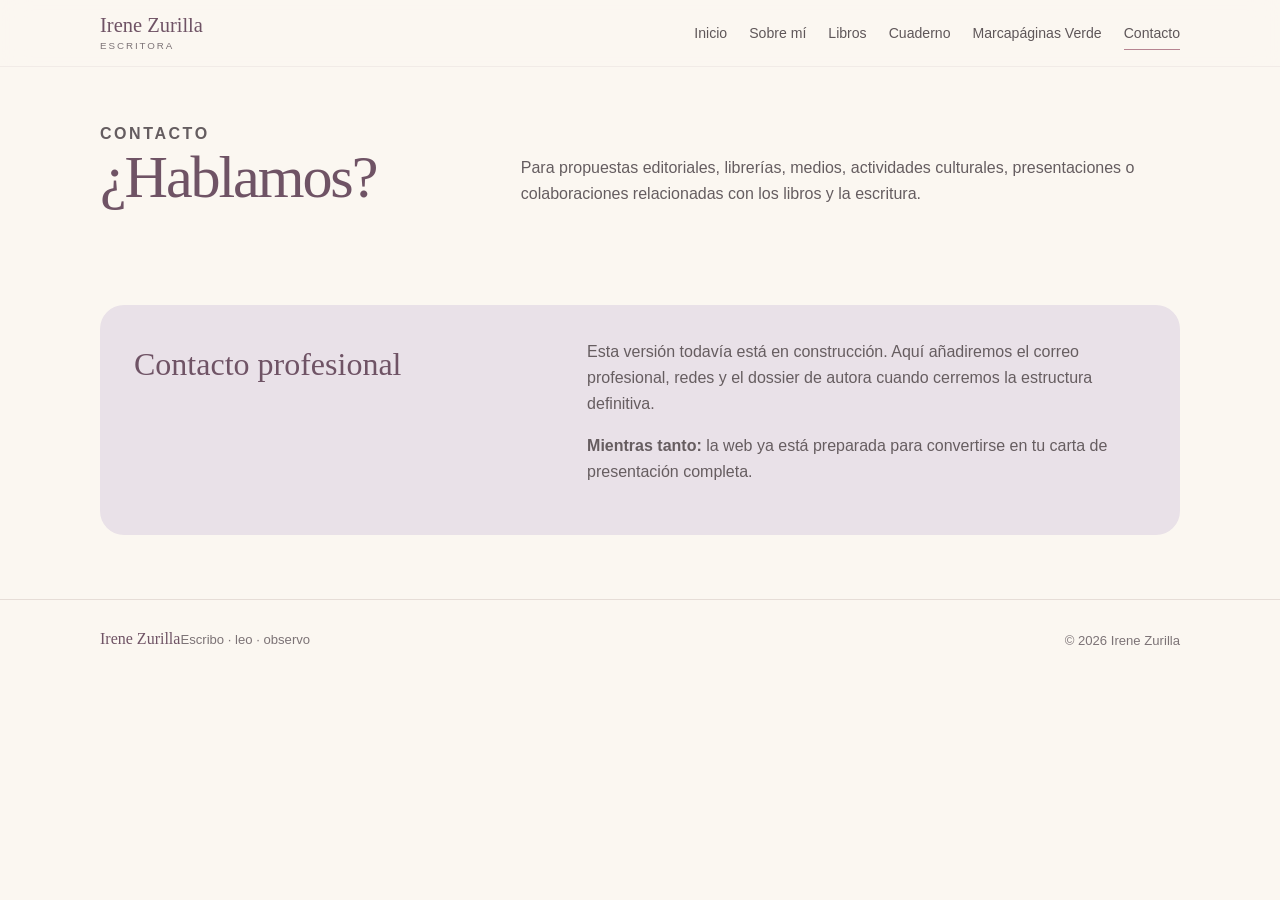
<file: web/contacto.html>
<!doctype html><html lang="es"><head><meta charset="utf-8"><meta name="viewport" content="width=device-width,initial-scale=1"><title>Contacto · Irene Zurilla</title><link rel="stylesheet" href="site.css"></head><body><header class="site-header"><div class="wrap header-inner"><a class="brand" href="index.html"><span class="brand-name">Irene Zurilla</span><span class="brand-role">escritora</span></a><button class="menu-btn" aria-label="Abrir menú" aria-expanded="false">☰</button><nav class="nav"><a href="index.html">Inicio</a><a href="sobre-mi.html">Sobre mí</a><a href="libros.html">Libros</a><a href="cuaderno.html">Cuaderno</a><a href="marcapaginas-verde.html">Marcapáginas Verde</a><a class="active" href="contacto.html">Contacto</a></nav></div></header><main><section class="page-hero"><div class="wrap"><div><p class="eyebrow">Contacto</p><h1>¿Hablamos?</h1></div><p>Para propuestas editoriales, librerías, medios, actividades culturales, presentaciones o colaboraciones relacionadas con los libros y la escritura.</p></div></section><section class="section"><div class="wrap contact-box reveal"><h2>Contacto profesional</h2><div><p>Esta versión todavía está en construcción. Aquí añadiremos el correo profesional, redes y el dossier de autora cuando cerremos la estructura definitiva.</p><p><strong>Mientras tanto:</strong> la web ya está preparada para convertirse en tu carta de presentación completa.</p></div></div></section></main><footer class="footer"><div class="wrap footer-inner"><div><strong>Irene Zurilla</strong><span>Escribo · leo · observo</span></div><p>© <span id="year"></span> Irene Zurilla</p></div></footer><script src="site.js"></script></body></html>
</file>
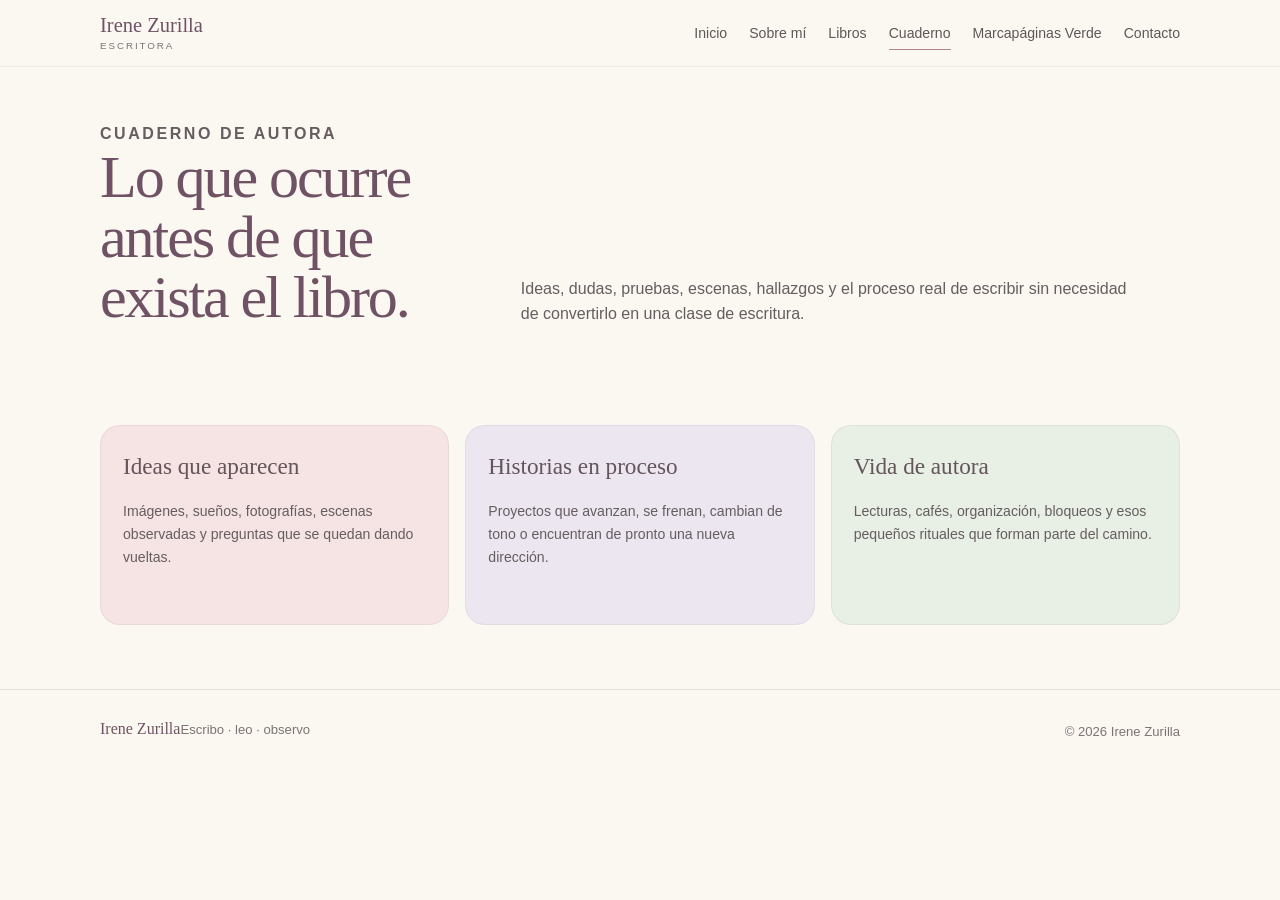
<file: web/cuaderno.html>
<!doctype html><html lang="es"><head><meta charset="utf-8"><meta name="viewport" content="width=device-width,initial-scale=1"><title>Cuaderno de autora · Irene Zurilla</title><link rel="stylesheet" href="site.css"></head><body><header class="site-header"><div class="wrap header-inner"><a class="brand" href="index.html"><span class="brand-name">Irene Zurilla</span><span class="brand-role">escritora</span></a><button class="menu-btn" aria-label="Abrir menú" aria-expanded="false">☰</button><nav class="nav"><a href="index.html">Inicio</a><a href="sobre-mi.html">Sobre mí</a><a href="libros.html">Libros</a><a class="active" href="cuaderno.html">Cuaderno</a><a href="marcapaginas-verde.html">Marcapáginas Verde</a><a href="contacto.html">Contacto</a></nav></div></header><main><section class="page-hero"><div class="wrap"><div><p class="eyebrow">Cuaderno de autora</p><h1>Lo que ocurre antes de que exista el libro.</h1></div><p>Ideas, dudas, pruebas, escenas, hallazgos y el proceso real de escribir sin necesidad de convertirlo en una clase de escritura.</p></div></section><section class="section"><div class="wrap notebook-board"><article class="note-card reveal"><h3>Ideas que aparecen</h3><p>Imágenes, sueños, fotografías, escenas observadas y preguntas que se quedan dando vueltas.</p></article><article class="note-card reveal"><h3>Historias en proceso</h3><p>Proyectos que avanzan, se frenan, cambian de tono o encuentran de pronto una nueva dirección.</p></article><article class="note-card reveal"><h3>Vida de autora</h3><p>Lecturas, cafés, organización, bloqueos y esos pequeños rituales que forman parte del camino.</p></article></div></section></main><footer class="footer"><div class="wrap footer-inner"><div><strong>Irene Zurilla</strong><span>Escribo · leo · observo</span></div><p>© <span id="year"></span> Irene Zurilla</p></div></footer><script src="site.js"></script></body></html>
</file>
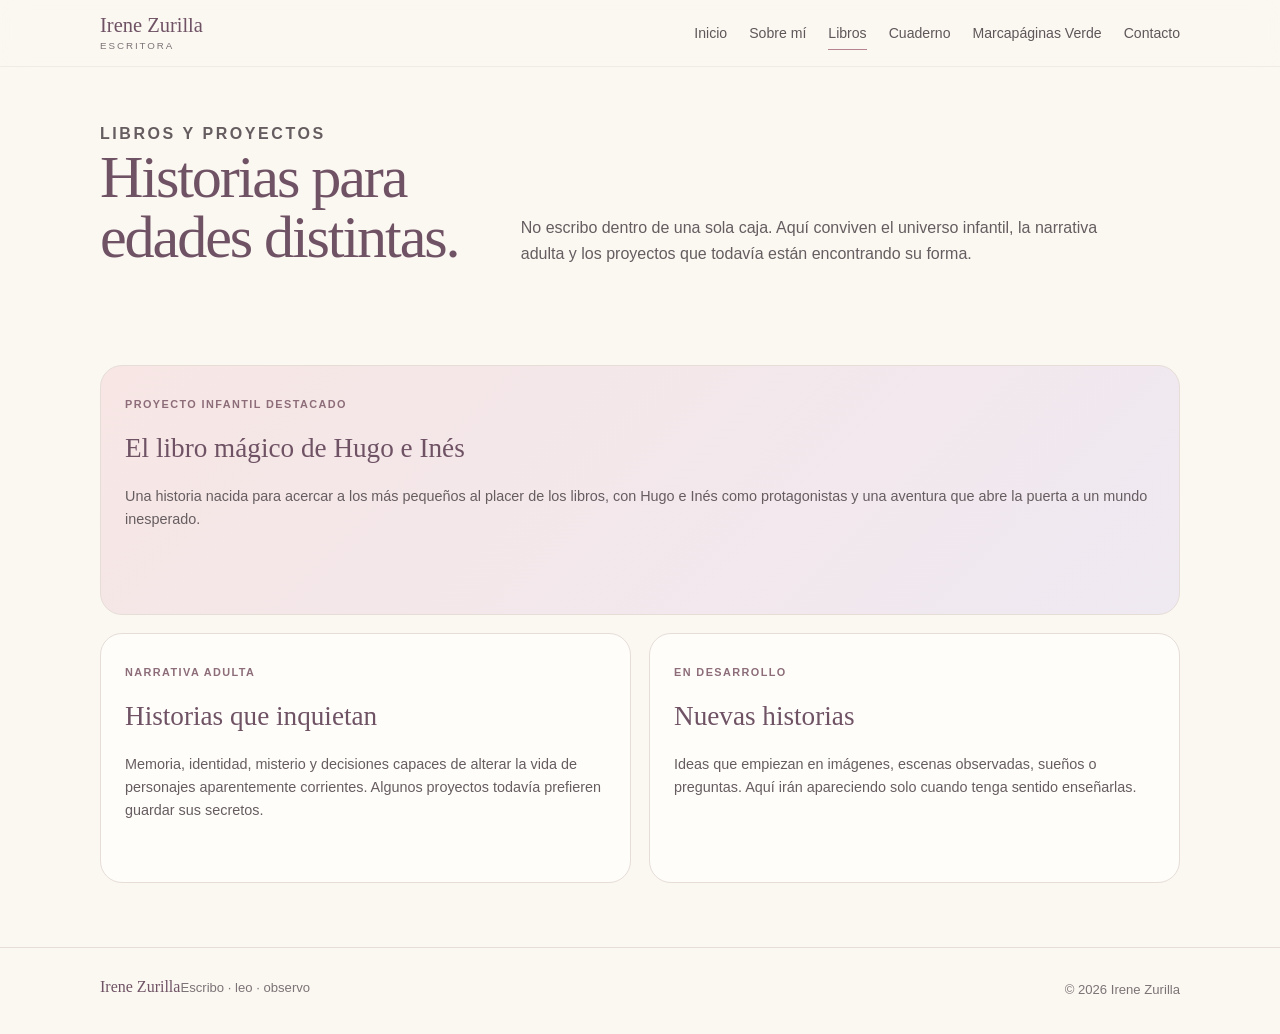
<file: web/libros.html>
<!doctype html><html lang="es"><head><meta charset="utf-8"><meta name="viewport" content="width=device-width,initial-scale=1"><title>Libros · Irene Zurilla</title><link rel="stylesheet" href="site.css"></head><body><header class="site-header"><div class="wrap header-inner"><a class="brand" href="index.html"><span class="brand-name">Irene Zurilla</span><span class="brand-role">escritora</span></a><button class="menu-btn" aria-label="Abrir menú" aria-expanded="false">☰</button><nav class="nav"><a href="index.html">Inicio</a><a href="sobre-mi.html">Sobre mí</a><a class="active" href="libros.html">Libros</a><a href="cuaderno.html">Cuaderno</a><a href="marcapaginas-verde.html">Marcapáginas Verde</a><a href="contacto.html">Contacto</a></nav></div></header><main><section class="page-hero"><div class="wrap"><div><p class="eyebrow">Libros y proyectos</p><h1>Historias para edades distintas.</h1></div><p>No escribo dentro de una sola caja. Aquí conviven el universo infantil, la narrativa adulta y los proyectos que todavía están encontrando su forma.</p></div></section><section class="section"><div class="wrap book-grid"><article class="book-card feature reveal"><span class="label">Proyecto infantil destacado</span><h3>El libro mágico de Hugo e Inés</h3><p>Una historia nacida para acercar a los más pequeños al placer de los libros, con Hugo e Inés como protagonistas y una aventura que abre la puerta a un mundo inesperado.</p></article><article class="book-card reveal"><span class="label">Narrativa adulta</span><h3>Historias que inquietan</h3><p>Memoria, identidad, misterio y decisiones capaces de alterar la vida de personajes aparentemente corrientes. Algunos proyectos todavía prefieren guardar sus secretos.</p></article><article class="book-card reveal"><span class="label">En desarrollo</span><h3>Nuevas historias</h3><p>Ideas que empiezan en imágenes, escenas observadas, sueños o preguntas. Aquí irán apareciendo solo cuando tenga sentido enseñarlas.</p></article></div></section></main><footer class="footer"><div class="wrap footer-inner"><div><strong>Irene Zurilla</strong><span>Escribo · leo · observo</span></div><p>© <span id="year"></span> Irene Zurilla</p></div></footer><script src="site.js"></script></body></html>
</file>
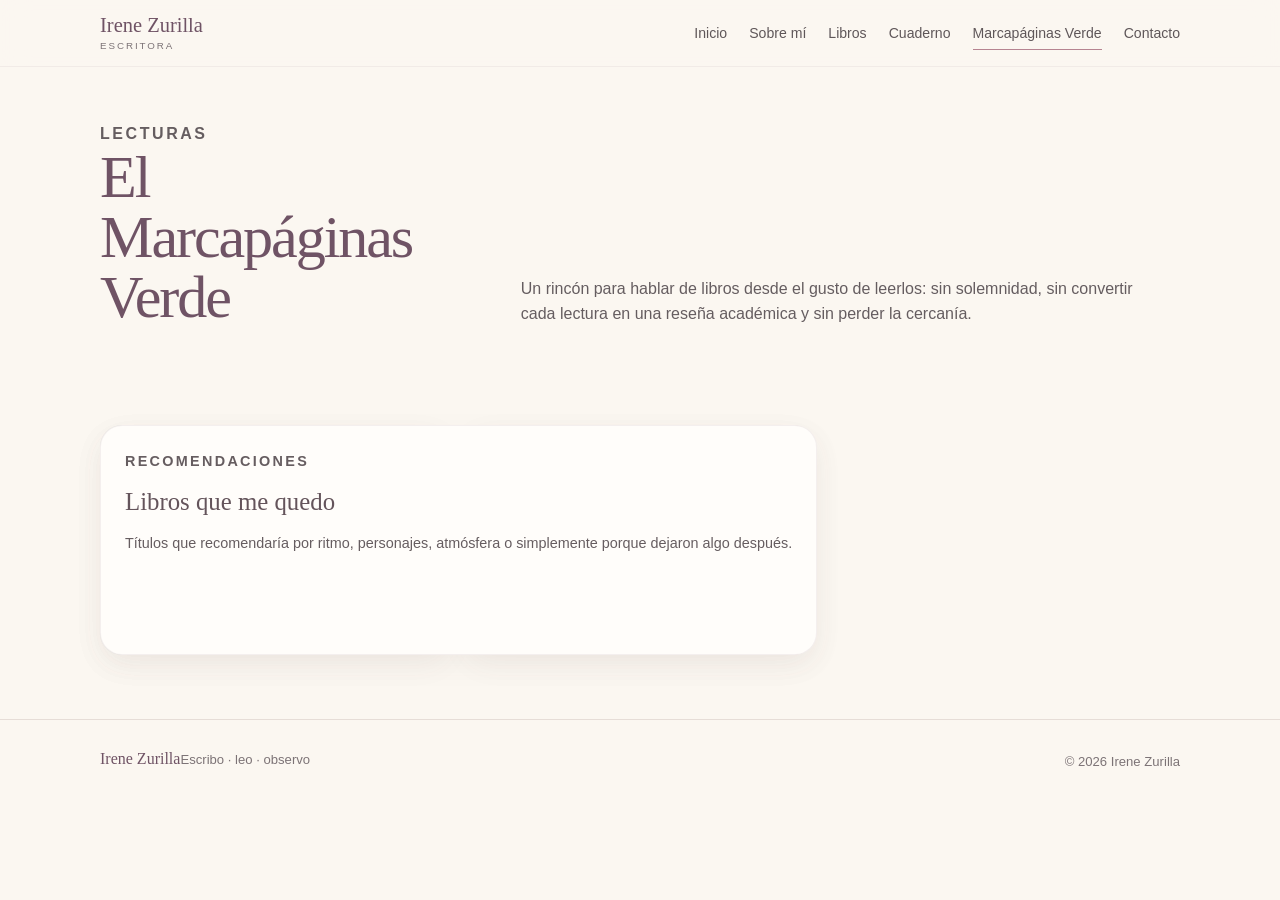
<file: web/marcapaginas-verde.html>
<!doctype html><html lang="es"><head><meta charset="utf-8"><meta name="viewport" content="width=device-width,initial-scale=1"><title>El Marcapáginas Verde · Irene Zurilla</title><link rel="stylesheet" href="site.css"></head><body><header class="site-header"><div class="wrap header-inner"><a class="brand" href="index.html"><span class="brand-name">Irene Zurilla</span><span class="brand-role">escritora</span></a><button class="menu-btn" aria-label="Abrir menú" aria-expanded="false">☰</button><nav class="nav"><a href="index.html">Inicio</a><a href="sobre-mi.html">Sobre mí</a><a href="libros.html">Libros</a><a href="cuaderno.html">Cuaderno</a><a class="active" href="marcapaginas-verde.html">Marcapáginas Verde</a><a href="contacto.html">Contacto</a></nav></div></header><main><section class="page-hero"><div class="wrap"><div><p class="eyebrow">Lecturas</p><h1>El Marcapáginas Verde</h1></div><p>Un rincón para hablar de libros desde el gusto de leerlos: sin solemnidad, sin convertir cada lectura en una reseña académica y sin perder la cercanía.</p></div></section><section class="section"><div class="wrap portal-grid"><article class="portal sage reveal"><div><p class="eyebrow">Leyendo</p><h3>Lo que tengo entre manos</h3><p>Lecturas actuales, impresiones y esos libros que consiguen engancharme de verdad.</p></div></article><article class="portal paper reveal"><div><p class="eyebrow">Recomendaciones</p><h3>Libros que me quedo</h3><p>Títulos que recomendaría por ritmo, personajes, atmósfera o simplemente porque dejaron algo después.</p></div></article><article class="portal peach reveal"><div><p class="eyebrow">Hallazgos</p><h3>Detalles de lectora</h3><p>Ediciones bonitas, librerías, rincones, frases propias sobre la experiencia de leer y pequeñas obsesiones lectoras.</p></div></article></div></section></main><footer class="footer"><div class="wrap footer-inner"><div><strong>Irene Zurilla</strong><span>Escribo · leo · observo</span></div><p>© <span id="year"></span> Irene Zurilla</p></div></footer><script src="site.js"></script></body></html>
</file>
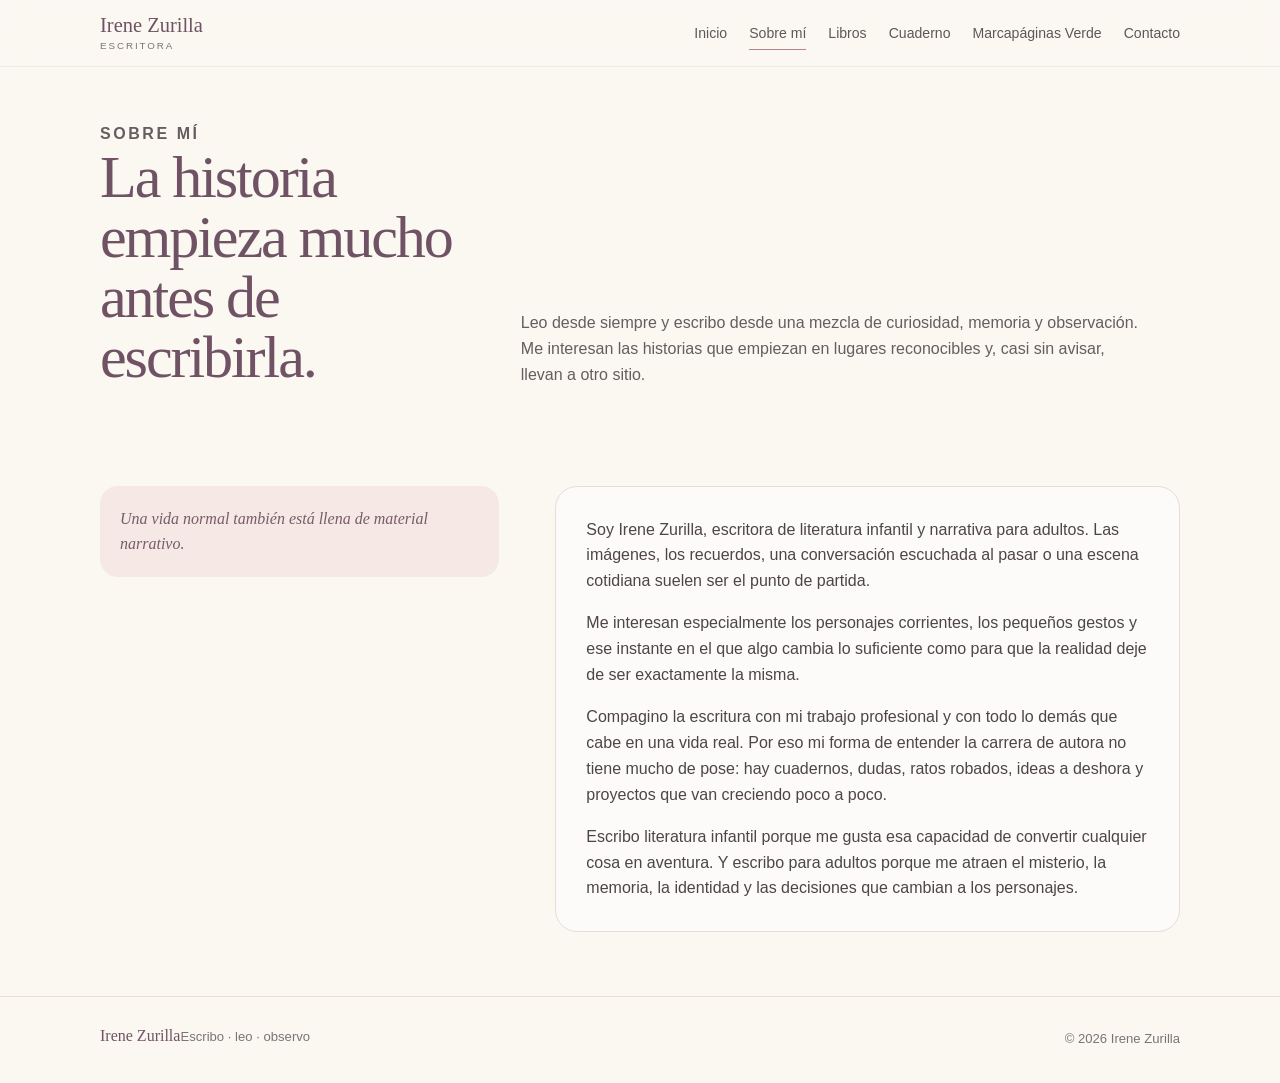
<file: web/sobre-mi.html>
<!doctype html><html lang="es"><head><meta charset="utf-8"><meta name="viewport" content="width=device-width,initial-scale=1"><title>Sobre mí · Irene Zurilla</title><link rel="stylesheet" href="site.css"></head><body><header class="site-header"><div class="wrap header-inner"><a class="brand" href="index.html"><span class="brand-name">Irene Zurilla</span><span class="brand-role">escritora</span></a><button class="menu-btn" aria-label="Abrir menú" aria-expanded="false">☰</button><nav class="nav"><a href="index.html">Inicio</a><a class="active" href="sobre-mi.html">Sobre mí</a><a href="libros.html">Libros</a><a href="cuaderno.html">Cuaderno</a><a href="marcapaginas-verde.html">Marcapáginas Verde</a><a href="contacto.html">Contacto</a></nav></div></header><main><section class="page-hero"><div class="wrap"><div><p class="eyebrow">Sobre mí</p><h1>La historia empieza mucho antes de escribirla.</h1></div><p>Leo desde siempre y escribo desde una mezcla de curiosidad, memoria y observación. Me interesan las historias que empiezan en lugares reconocibles y, casi sin avisar, llevan a otro sitio.</p></div></section><section class="section"><div class="wrap content-grid"><aside class="side-note reveal">Una vida normal también está llena de material narrativo.</aside><div class="prose reveal"><p>Soy Irene Zurilla, escritora de literatura infantil y narrativa para adultos. Las imágenes, los recuerdos, una conversación escuchada al pasar o una escena cotidiana suelen ser el punto de partida.</p><p>Me interesan especialmente los personajes corrientes, los pequeños gestos y ese instante en el que algo cambia lo suficiente como para que la realidad deje de ser exactamente la misma.</p><p>Compagino la escritura con mi trabajo profesional y con todo lo demás que cabe en una vida real. Por eso mi forma de entender la carrera de autora no tiene mucho de pose: hay cuadernos, dudas, ratos robados, ideas a deshora y proyectos que van creciendo poco a poco.</p><p>Escribo literatura infantil porque me gusta esa capacidad de convertir cualquier cosa en aventura. Y escribo para adultos porque me atraen el misterio, la memoria, la identidad y las decisiones que cambian a los personajes.</p></div></div></section></main><footer class="footer"><div class="wrap footer-inner"><div><strong>Irene Zurilla</strong><span>Escribo · leo · observo</span></div><p>© <span id="year"></span> Irene Zurilla</p></div></footer><script src="site.js"></script></body></html>
</file>
<file: site.css>
:root{--cream:#fbf7f1;--paper:#fffdfa;--ink:#4d4547;--muted:#7c7376;--plum:#6f5365;--rose:#efd9dc;--rose2:#f6e8e5;--lilac:#e9e3ef;--sage:#e7eee3;--peach:#f4e4d7;--line:#e6ddd7;--max:1080px;--shadow:0 12px 36px rgba(94,74,81,.08)}*{box-sizing:border-box}html{scroll-behavior:smooth}body{margin:0;background:var(--cream);color:var(--ink);font-family:Inter,Arial,Helvetica,sans-serif;line-height:1.62}a{color:inherit;text-decoration:none}.wrap{width:min(calc(100% - 40px),var(--max));margin:0 auto}.section{padding:66px 0}.eyebrow{margin:0 0 10px;color:#92707f;font-size:.7rem;font-weight:700;letter-spacing:.15em;text-transform:uppercase}.site-header{position:sticky;top:0;z-index:30;background:rgba(251,247,241,.94);backdrop-filter:blur(14px);border-bottom:1px solid rgba(111,83,101,.08)}.header-inner{min-height:66px;display:flex;align-items:center;justify-content:space-between;gap:24px}.brand{display:flex;flex-direction:column;line-height:1}.brand-name{font-family:Georgia,'Times New Roman',serif;font-size:1.28rem;color:var(--plum)}.brand-role{margin-top:5px;color:var(--muted);font-size:.61rem;letter-spacing:.2em;text-transform:uppercase}.nav{display:flex;gap:22px;font-size:.88rem;color:#5f5759}.nav a{padding:7px 0;position:relative}.nav a.active:after,.nav a:hover:after{content:"";position:absolute;left:0;right:0;bottom:1px;height:1px;background:#b68491}.menu-btn{display:none;border:0;background:transparent;color:var(--plum);font-size:1.3rem}.author-hero{padding:72px 0 62px}.author-hero-grid{display:grid;grid-template-columns:1.15fr .85fr;gap:72px;align-items:center}.author-hero h1,.feature-copy h2,.about-home-copy h2,.section-heading h2,.world-panel h3,.journal-item h3,.now-home h2,.contact-home h2{font-family:Georgia,'Times New Roman',serif;font-weight:400;color:var(--plum);letter-spacing:-.025em}.author-hero h1{font-size:clamp(3.3rem,5.4vw,5.6rem);line-height:1.02;margin:0;max-width:720px}.author-signature{font-family:Georgia,'Times New Roman',serif;font-style:italic;color:#b27382;font-size:1.75rem;margin:18px 0 0}.author-lead{font-size:1.02rem;color:#665e61;max-width:640px;margin:22px 0 0}.hero-links{display:flex;gap:26px;flex-wrap:wrap;margin-top:28px}.hero-links a,.editorial-link,.world-panel a,.journal-item a{font-weight:700;color:#8f6475;font-size:.9rem}.author-portrait{justify-self:end;width:min(100%,340px)}.portrait-frame{border:1px solid var(--line);padding:14px;background:var(--paper);box-shadow:var(--shadow)}.avatar-placeholder{aspect-ratio:4/5;background:linear-gradient(180deg,#f3e9e7,#ece7ef);display:flex;flex-direction:column;align-items:center;justify-content:center;border:1px solid #e3d8db}.avatar-initials{width:96px;height:96px;border-radius:50%;display:grid;place-items:center;background:#fffaf7;border:1px solid #dbcdd1;font-family:Georgia,'Times New Roman',serif;font-size:2.2rem;color:#765a68}.avatar-placeholder small{margin-top:16px;color:#8d7d82;font-size:.74rem;letter-spacing:.08em;text-transform:uppercase}.portrait-caption{font-family:Georgia,'Times New Roman',serif;font-style:italic;color:#7a6870;font-size:.88rem;text-align:center;margin:10px 0 0}.featured-book{border-top:1px solid var(--line);border-bottom:1px solid var(--line);background:rgba(255,253,250,.45)}.feature-grid{display:grid;grid-template-columns:280px 1fr;gap:58px;align-items:center}.book-cover-placeholder{aspect-ratio:3/4;background:linear-gradient(160deg,#f4dfdf,#ece4ef);border:1px solid #dfd2d6;padding:26px;display:flex;flex-direction:column;justify-content:space-between;box-shadow:0 16px 40px rgba(94,74,81,.08);color:#6d5861}.cover-top{font-size:.62rem;letter-spacing:.16em}.book-cover-placeholder strong{font-family:Georgia,'Times New Roman',serif;font-size:2rem;line-height:1.12;font-weight:400}.book-cover-placeholder small{font-family:Georgia,'Times New Roman',serif;font-style:italic}.feature-copy h2{font-size:3rem;line-height:1.05;margin:0 0 14px}.feature-subtitle{font-family:Georgia,'Times New Roman',serif;font-size:1.25rem;color:#7a626c;margin:0 0 18px}.feature-copy>p:not(.eyebrow):not(.feature-subtitle){color:#675f61;max-width:660px}.about-home-grid{display:grid;grid-template-columns:1.15fr .85fr;gap:64px;align-items:start}.about-home-copy h2{font-size:2.55rem;line-height:1.15;margin:0 0 18px}.about-home-copy>p:not(.eyebrow){color:#675f61;max-width:650px}.author-note{border-left:2px solid #d8b3bd;padding:8px 0 8px 24px;margin-top:18px}.author-note span{font-size:.66rem;letter-spacing:.14em;text-transform:uppercase;color:#9a7281}.author-note blockquote{font-family:Georgia,'Times New Roman',serif;font-size:1.45rem;line-height:1.45;color:#705d65;margin:10px 0 0}.section-heading{display:grid;grid-template-columns:.9fr 1.1fr;gap:40px;align-items:end;margin-bottom:30px}.section-heading h2{font-size:2.45rem;line-height:1.15;margin:0}.section-heading>p{margin:0;color:#675f61;max-width:540px}.worlds-home{padding-top:56px}.worlds-editorial{display:grid;grid-template-columns:1fr 1fr;border-top:1px solid var(--line);border-bottom:1px solid var(--line)}.world-panel{padding:34px 34px 32px 0;position:relative}.world-panel+ .world-panel{padding-left:34px;border-left:1px solid var(--line)}.world-number{font-family:Georgia,'Times New Roman',serif;color:#b0808c;font-size:1rem}.world-kicker{font-size:.68rem;letter-spacing:.14em;text-transform:uppercase;color:#92707f;margin:18px 0 8px}.world-panel h3{font-size:2rem;margin:0 0 12px}.world-panel p{color:#675f61;max-width:480px}.reading-writing{padding-top:58px}.journal-grid{display:grid;grid-template-columns:1fr 1fr;gap:46px}.journal-item{border-top:1px solid var(--line);padding-top:24px}.journal-meta{font-size:.65rem;letter-spacing:.15em;text-transform:uppercase;color:#92707f}.journal-item h3{font-size:1.95rem;line-height:1.2;margin:10px 0 12px}.journal-item p{color:#675f61}.home-journal{background:rgba(255,253,250,.56);border-top:1px solid var(--line);border-bottom:1px solid var(--line)}.home-journal-entries{display:grid;grid-template-columns:repeat(3,1fr);gap:18px}.home-journal-link{margin-top:24px}.journal-entry{background:var(--paper);border:1px solid var(--line);padding:24px;box-shadow:var(--shadow)}.journal-entry-meta{display:flex;gap:10px;flex-wrap:wrap;align-items:center;color:#95707f;font-size:.67rem;letter-spacing:.08em;text-transform:uppercase}.journal-entry-meta span:before{content:"·";margin-right:10px}.journal-entry h3{font-family:Georgia,'Times New Roman',serif;font-weight:400;color:var(--plum);font-size:1.6rem;line-height:1.2;margin:12px 0}.journal-entry p{color:#665e61;margin:0 0 12px;font-size:.94rem}.journal-entry-status{display:flex;align-items:center;gap:10px;margin-top:18px;padding-top:14px;border-top:1px solid var(--line);font-size:.74rem}.journal-entry-status span{color:#95868b;text-transform:uppercase;letter-spacing:.08em}.journal-entry-status strong{font-weight:600;color:#805f6d}.notebook-intro{display:grid;grid-template-columns:1.2fr .8fr;gap:42px;align-items:start}.notebook-rule{background:var(--paper);border:1px solid var(--line);padding:26px;box-shadow:var(--shadow)}.notebook-rule p{margin:0;font-family:Georgia,'Times New Roman',serif;font-size:1.35rem;line-height:1.5;color:#6d5962}.notebook-legend{border-left:2px solid #d6b2bd;padding-left:22px}.notebook-legend span{display:block;font-size:.67rem;text-transform:uppercase;letter-spacing:.12em;color:#997683;margin-bottom:8px}.notebook-legend p{margin:0;color:#6a6063}.notebook-section{padding-top:20px}.journal-entries{display:grid;grid-template-columns:1fr;gap:18px;max-width:840px}.journal-entries .journal-entry{padding:28px}.journal-entries .journal-entry h3{font-size:2rem}.now-home{background:#fffaf7;border-top:1px solid var(--line);border-bottom:1px solid var(--line)}.now-home-grid{display:grid;grid-template-columns:.8fr 1.2fr;gap:54px;align-items:start}.now-home h2{font-size:2.2rem;line-height:1.2;margin:0}.now-list-clean{border-top:1px solid var(--line)}.now-list-clean>div{display:grid;grid-template-columns:42px 1fr;gap:12px;padding:16px 0;border-bottom:1px solid var(--line)}.now-list-clean span{font-family:Georgia,'Times New Roman',serif;color:#b0808c}.now-list-clean p{margin:0;color:#675f61}.contact-home{padding-top:58px}.contact-home-inner{display:grid;grid-template-columns:1.2fr .8fr;gap:40px;align-items:end;border-top:1px solid var(--line);padding-top:30px}.contact-home h2{font-size:2rem;line-height:1.2;margin:0}.contact-home .editorial-link{justify-self:end}.page-hero{padding:52px 0 30px}.page-hero .wrap{display:grid;grid-template-columns:.78fr 1.22fr;gap:48px;align-items:end}.page-hero h1{font-family:Georgia,'Times New Roman',serif;font-weight:400;color:var(--plum);font-size:clamp(2.5rem,4vw,4rem);line-height:1;margin:0}.page-hero p{font-size:1rem;color:#655d60;margin:0;max-width:620px}.content-grid{display:grid;grid-template-columns:.78fr 1.22fr;gap:56px;align-items:start}.side-note{background:var(--rose2);padding:20px;font-family:Georgia,'Times New Roman',serif;color:#765d68;font-style:italic}.prose{background:rgba(255,255,255,.62);border:1px solid var(--line);padding:30px}.book-grid{display:grid;grid-template-columns:repeat(2,1fr);gap:18px}.book-card{background:#fffdfa;border:1px solid var(--line);padding:24px;min-height:250px}.book-card .label{font-size:.68rem;text-transform:uppercase;letter-spacing:.13em;color:#8c6d79;font-weight:700}.book-card h3{font-family:Georgia,'Times New Roman',serif;font-size:1.7rem;font-weight:400;color:var(--plum);margin:10px 0 12px}.book-card p{font-size:.9rem;color:#665d60}.book-card.feature{grid-column:1/-1;background:linear-gradient(135deg,#f7e6e4,#efe9f2)}.portal-grid{display:grid;grid-template-columns:repeat(3,1fr);gap:16px}.portal{min-height:220px;padding:24px;border:1px solid rgba(111,83,101,.08);display:flex;flex-direction:column;justify-content:space-between}.portal.rose{background:#f5e3e3}.portal.lilac{background:#ebe5f0}.portal.sage{background:#e9efe5}.portal.peach{background:#f5e7dc}.portal.paper{background:#fffdfa}.portal h3{font-family:Georgia,'Times New Roman',serif;font-size:1.55rem;font-weight:400;color:#64545b;margin:8px 0 10px}.portal p{font-size:.9rem;margin:0;color:#665d60}.notebook-board{display:grid;grid-template-columns:repeat(3,1fr);gap:16px}.note-card{padding:22px;min-height:200px;border:1px solid rgba(111,83,101,.08)}.note-card:nth-child(1){background:#f6e4e4}.note-card:nth-child(2){background:#ece6f1}.note-card:nth-child(3){background:#e8efe4}.note-card h3{font-family:Georgia,'Times New Roman',serif;font-size:1.45rem;font-weight:400;color:#64545b;margin:0 0 10px}.note-card p{font-size:.88rem;color:#665d60}.contact-box{background:#f0e9ee;border:1px solid var(--line);padding:34px;display:grid;grid-template-columns:.85fr 1.15fr;gap:40px}.contact-box h2{font-family:Georgia,'Times New Roman',serif;font-size:2rem;font-weight:400;color:var(--plum);margin:0}.footer{padding:26px 0 34px;border-top:1px solid var(--line)}.footer-inner{display:grid;grid-template-columns:1fr auto auto;gap:28px;align-items:end}.footer strong{font-family:Georgia,'Times New Roman',serif;color:var(--plum);font-weight:400}.footer span,.footer p{font-size:.82rem;color:var(--muted);margin:0}.footer-nav{display:flex;gap:16px;font-size:.8rem;color:#766d70}.reveal{opacity:0;transform:translateY(12px);transition:.5s ease}.reveal.visible{opacity:1;transform:none}@media(max-width:900px){.author-hero-grid,.feature-grid,.about-home-grid,.section-heading,.now-home-grid,.contact-home-inner,.page-hero .wrap,.content-grid,.contact-box,.notebook-intro{grid-template-columns:1fr}.author-portrait{justify-self:start;max-width:300px}.worlds-editorial,.journal-grid,.home-journal-entries{grid-template-columns:1fr}.world-panel{padding-right:0}.world-panel+ .world-panel{padding-left:0;border-left:0;border-top:1px solid var(--line)}.contact-home .editorial-link{justify-self:start}.book-grid{grid-template-columns:1fr}.portal-grid,.notebook-board{grid-template-columns:1fr 1fr}.footer-inner{grid-template-columns:1fr}.footer-nav{flex-wrap:wrap}.nav{display:none;position:absolute;top:66px;left:0;right:0;background:var(--cream);padding:18px 20px;border-bottom:1px solid var(--line);flex-direction:column}.nav.open{display:flex}.menu-btn{display:block}}@media(max-width:600px){.wrap{width:min(calc(100% - 28px),var(--max))}.section{padding:48px 0}.author-hero{padding:42px 0 34px}.author-hero h1{font-size:3rem}.author-signature{font-size:1.45rem}.author-hero-grid{gap:36px}.feature-grid{gap:34px}.book-cover-placeholder{max-width:230px}.feature-copy h2{font-size:2.25rem}.about-home-copy h2,.section-heading h2{font-size:2rem}.author-note blockquote{font-size:1.2rem}.portal-grid,.notebook-board{grid-template-columns:1fr}.book-card.feature{grid-column:auto}.footer-nav{display:none}.journal-entry,.journal-entries .journal-entry{padding:20px}.journal-entries .journal-entry h3{font-size:1.6rem}}
</file>
<file: home-v2.css>
:root{--iz-white:#fff;--iz-ink:#383334;--iz-muted:#756d6f;--iz-burgundy:#73485b;--iz-burgundy-deep:#5f3749;--iz-olive:#7b815d;--iz-olive-soft:#e9eddf;--iz-lilac:#eee8f3;--iz-rose:#f2dfe2;--iz-blush:#f7ebe7;--iz-sand:#f4eee7;--iz-line:#e9e1dd;--iz-radius:28px;--iz-shadow:0 18px 50px rgba(69,53,59,.08)}body{background:#fff}.home2{overflow:hidden;background:#fff}.home2 .wrap{width:min(calc(100% - 40px),1120px)}.home2-hero{position:relative;padding:62px 0 46px;background:#fff;isolation:isolate}.home2-hero:before{content:"";position:absolute;inset:0;z-index:-2;background-image:linear-gradient(rgba(123,129,93,.055) 1px,transparent 1px),linear-gradient(90deg,rgba(123,129,93,.04) 1px,transparent 1px);background-size:34px 34px;mask-image:linear-gradient(to bottom,#000 0%,transparent 88%)}.home2-hero:after{content:"";position:absolute;width:420px;height:420px;border-radius:50%;right:-155px;top:-190px;background:radial-gradient(circle,rgba(238,232,243,.9) 0%,rgba(238,232,243,.42) 46%,transparent 70%);z-index:-1}.home2-hero-grid{display:grid;grid-template-columns:1.13fr .87fr;gap:68px;align-items:center}.home2-kicker{margin:0 0 14px;color:var(--iz-olive);font-size:.72rem;font-weight:700;letter-spacing:.16em;text-transform:uppercase}.home2-title{margin:0;font-family:'Fraunces',Georgia,'Times New Roman',serif;font-size:clamp(3.6rem,7.2vw,7.15rem);line-height:.88;font-weight:400;letter-spacing:-.055em;color:var(--iz-burgundy-deep)}.home2-title span{display:block;color:var(--iz-olive);font-style:italic;margin-left:.7em}.home2-lead{max-width:620px;margin:28px 0 0;font-size:1.08rem;line-height:1.75;color:#61595b}.home2-actions{display:flex;gap:18px;align-items:center;flex-wrap:wrap;margin-top:30px}.home2-primary{display:inline-flex;align-items:center;gap:10px;padding:13px 21px;border-radius:999px;background:var(--iz-burgundy);color:#fff!important;font-size:.9rem;font-weight:700;box-shadow:0 12px 26px rgba(115,72,91,.16);transition:.2s ease}.home2-primary:hover{transform:translateY(-2px)}.home2-secondary{font-size:.9rem;font-weight:700;color:var(--iz-burgundy)!important}.home2-collage{position:relative;min-height:455px}.home2-paper{position:absolute;background:#fff;border:1px solid var(--iz-line);box-shadow:var(--iz-shadow)}.home2-paper-main{right:38px;top:34px;width:285px;min-height:345px;padding:34px 30px;transform:rotate(3deg);border-radius:8px}.home2-paper-main:before{content:"";position:absolute;left:28px;right:28px;top:84px;bottom:26px;background:repeating-linear-gradient(to bottom,transparent 0 28px,rgba(123,129,93,.13) 28px 29px)}.home2-paper-label{position:relative;z-index:1;font-size:.62rem;letter-spacing:.16em;text-transform:uppercase;color:var(--iz-olive);font-weight:700}.home2-paper-quote{position:relative;z-index:1;margin:78px 0 0;font-family:'Fraunces',Georgia,serif;font-size:1.65rem;line-height:1.3;color:var(--iz-burgundy-deep)}.home2-paper-sign{position:relative;z-index:1;display:block;margin-top:42px;font-family:'Fraunces',Georgia,serif;font-style:italic;color:var(--iz-olive)}.home2-paper-note{left:6px;bottom:46px;width:185px;padding:24px;background:var(--iz-rose);border-radius:8px;transform:rotate(-6deg);font-family:'Fraunces',Georgia,serif;font-size:1.15rem;line-height:1.35;color:#634d56}.home2-paper-note:before{content:"";position:absolute;top:-10px;left:58px;width:70px;height:22px;background:rgba(233,237,223,.8);transform:rotate(3deg)}.home2-pen{position:absolute;left:100px;top:55px;width:126px;height:14px;border-radius:999px;background:linear-gradient(90deg,var(--iz-burgundy) 0 78%,#d8c9c5 78% 91%,var(--iz-ink) 91%);transform:rotate(-25deg);box-shadow:0 8px 20px rgba(56,51,52,.12)}.home2-spark{position:absolute;color:var(--iz-olive);font-family:Georgia,serif;font-size:2.2rem}.home2-spark.one{right:5px;top:10px}.home2-spark.two{left:38px;top:175px;font-size:1.3rem}.home2-portals{padding:0 0 72px}.home2-cards{display:grid;grid-template-columns:repeat(3,1fr);gap:18px}.home2-card{position:relative;min-height:315px;padding:30px;border-radius:var(--iz-radius);border:1px solid rgba(95,55,73,.07);overflow:hidden;display:flex;flex-direction:column;justify-content:space-between;transition:.25s ease}.home2-card:hover{transform:translateY(-4px);box-shadow:var(--iz-shadow)}.home2-card:nth-child(1){background:var(--iz-rose)}.home2-card:nth-child(2){background:var(--iz-lilac)}.home2-card:nth-child(3){background:var(--iz-olive-soft)}.home2-card:after{content:"";position:absolute;width:150px;height:150px;border:1px solid rgba(115,72,91,.11);border-radius:50%;right:-55px;top:-45px}.home2-card-icon{width:52px;height:52px;border-radius:16px;background:rgba(255,255,255,.65);display:grid;place-items:center;font-family:'Fraunces',Georgia,serif;font-size:1.4rem;color:var(--iz-burgundy)}.home2-card small{display:block;margin-top:32px;font-size:.64rem;letter-spacing:.14em;text-transform:uppercase;color:var(--iz-olive);font-weight:700}.home2-card h2{margin:8px 0 12px;font-family:'Fraunces',Georgia,serif;font-weight:400;font-size:2rem;line-height:1.05;color:var(--iz-burgundy-deep)}.home2-card p{margin:0;color:#665e61;font-size:.94rem;line-height:1.65}.home2-card-link{display:inline-flex;margin-top:24px;font-weight:700;font-size:.86rem;color:var(--iz-burgundy)!important}.home2-about{padding:76px 0;background:#fff}.home2-about-grid{display:grid;grid-template-columns:.82fr 1.18fr;gap:70px;align-items:start}.home2-about h2,.home2-now h2,.home2-contact h2{font-family:'Fraunces',Georgia,serif;font-weight:400;color:var(--iz-burgundy-deep)}.home2-about h2{font-size:clamp(2.35rem,4vw,4rem);line-height:1.02;margin:0}.home2-about-copy{font-size:1.03rem;color:#625a5c}.home2-about-copy p{margin:0 0 18px}.home2-handnote{margin-top:34px;padding:18px 22px;border-left:2px solid var(--iz-olive);background:linear-gradient(90deg,var(--iz-olive-soft),rgba(233,237,223,0));font-family:'Fraunces',Georgia,serif;font-style:italic;color:#69555e}.home2-now{position:relative;padding:74px 0;background:var(--iz-blush);overflow:hidden}.home2-now:after{content:"✎";position:absolute;right:5%;bottom:-70px;font-family:Georgia,serif;font-size:15rem;line-height:1;color:rgba(115,72,91,.055);transform:rotate(-12deg)}.home2-now-grid{display:grid;grid-template-columns:.7fr 1.3fr;gap:62px;position:relative;z-index:1}.home2-now h2{font-size:3rem;line-height:1.05;margin:0}.home2-now-list{border-top:1px solid rgba(115,72,91,.16)}.home2-now-item{display:grid;grid-template-columns:48px 1fr;gap:18px;padding:19px 0;border-bottom:1px solid rgba(115,72,91,.16)}.home2-now-item span{font-family:'Fraunces',Georgia,serif;color:var(--iz-olive);font-size:1.05rem}.home2-now-item p{margin:0;color:#5d5557}.home2-contact{padding:76px 0 84px;background:#fff}.home2-contact-card{position:relative;overflow:hidden;border-radius:32px;padding:54px;background:var(--iz-burgundy-deep);color:#fff;display:grid;grid-template-columns:1.25fr .75fr;gap:44px;align-items:end}.home2-contact-card:before{content:"";position:absolute;width:330px;height:330px;border:1px solid rgba(255,255,255,.12);border-radius:50%;right:-100px;top:-150px}.home2-contact .home2-kicker{color:#d8dcbf}.home2-contact h2{color:#fff;font-size:3.5rem;line-height:1;margin:0 0 14px}.home2-contact p{margin:0;max-width:650px;color:rgba(255,255,255,.78)}.home2-contact-link{justify-self:end;display:inline-flex;padding:13px 20px;border-radius:999px;background:#fff;color:var(--iz-burgundy-deep)!important;font-weight:700;font-size:.9rem}.home2-writing-mark{display:inline-flex;gap:8px;align-items:center;color:var(--iz-olive);font-size:.7rem;letter-spacing:.13em;text-transform:uppercase;font-weight:700}.home2-writing-mark:before{content:"";width:34px;height:1px;background:currentColor}@media(max-width:900px){.home2-hero-grid,.home2-about-grid,.home2-now-grid,.home2-contact-card{grid-template-columns:1fr}.home2-hero-grid{gap:34px}.home2-collage{min-height:380px;max-width:480px}.home2-cards{grid-template-columns:1fr}.home2-card{min-height:250px}.home2-contact-link{justify-self:start}}@media(max-width:600px){.home2 .wrap{width:min(calc(100% - 28px),1120px)}.home2-hero{padding:42px 0 30px}.home2-title{font-size:3.7rem}.home2-title span{margin-left:.28em}.home2-lead{font-size:.98rem}.home2-collage{min-height:345px}.home2-paper-main{right:8px;width:235px;min-height:300px;padding:26px 22px}.home2-paper-quote{font-size:1.35rem;margin-top:64px}.home2-paper-note{width:150px;left:0;bottom:24px;font-size:1rem}.home2-pen{left:45px;top:32px;width:105px}.home2-portals{padding-bottom:52px}.home2-card{padding:25px;border-radius:23px}.home2-about{padding:54px 0}.home2-about-grid{gap:28px}.home2-now{padding:54px 0}.home2-now h2{font-size:2.4rem}.home2-contact{padding:54px 0 66px}.home2-contact-card{padding:34px 26px;border-radius:25px}.home2-contact h2{font-size:2.7rem}}
</file>
<file: home-v2-polish.css>
/* Portada · collage editorial aprobado */
.home2-hero{padding:72px 0 58px;background:#fbf8f2}
.home2-hero:before{opacity:.18}
.home2-hero-grid{grid-template-columns:1.08fr .92fr;gap:56px}

.home2-collage{
  position:relative;
  min-height:410px;
  max-width:520px;
  width:100%;
  justify-self:end;
  overflow:visible;
}

/* Círculos suaves de fondo */
.home2-orb{
  position:absolute;
  display:block;
  border-radius:50%;
  z-index:0;
  pointer-events:none;
}
.home2-orb-blush{
  width:178px;
  height:178px;
  right:18px;
  top:28px;
  background:#f7e7e4;
}
.home2-orb-lilac{
  width:162px;
  height:162px;
  left:62px;
  bottom:30px;
  background:#eee9f5;
}

/* Tarjeta principal */
.home2-paper-main{
  z-index:3;
  right:34px;
  top:55px;
  width:292px;
  min-height:190px;
  padding:28px 28px 26px;
  transform:rotate(1.7deg);
  border-radius:18px;
  border:1px solid #eee6df;
  background:#fffdfb;
  box-shadow:0 18px 42px rgba(78,59,64,.08);
}
.home2-paper-main:before{display:none}
.home2-paper-label{
  font-size:.62rem;
  letter-spacing:.16em;
  color:#9c8274;
  font-weight:600;
}
.home2-paper-quote{
  margin:28px 0 0;
  max-width:245px;
  font-family:'Fraunces',Georgia,serif;
  font-size:1.56rem;
  line-height:1.18;
  color:var(--iz-burgundy-deep);
}
.home2-paper-sign{
  display:block;
  margin-top:20px;
  color:#c26f78;
  font-size:1rem;
}

/* Nota rosa */
.home2-paper-note{
  z-index:5;
  left:18px;
  top:18px;
  bottom:auto;
  width:136px;
  padding:18px 16px;
  transform:rotate(-5deg);
  border:none;
  border-radius:14px;
  background:#f5dfe2;
  box-shadow:none;
  font-family:inherit;
  color:#6f4c57;
}
.home2-paper-note:before{display:none}
.home2-paper-note strong{
  display:block;
  margin-bottom:8px;
  font-family:'Fraunces',Georgia,serif;
  font-size:1.02rem;
  font-weight:400;
}
.home2-paper-note span{
  display:block;
  font-size:.7rem;
  line-height:1.55;
  color:#765b63;
}

/* Mini paleta */
.home2-palette{
  position:absolute;
  z-index:4;
  right:10px;
  bottom:32px;
  width:122px;
  height:54px;
  padding:0 12px;
  display:flex;
  align-items:center;
  justify-content:center;
  gap:6px;
  border:1px solid #eaded8;
  border-radius:16px;
  background:rgba(255,253,250,.94);
  transform:rotate(-2deg);
}
.home2-dot{width:16px;height:16px;border-radius:50%;display:block}
.home2-dot-rose{background:#ead4dc}
.home2-dot-lilac{background:#e8e2f0}
.home2-dot-olive{background:#dfe7dd}
.home2-dot-sand{background:#f0e2d6}

/* Limpieza de elementos de una versión anterior */
.home2-pen,.home2-spark{display:none!important}

.home2-portals{padding:8px 0 82px}
.home2-cards{gap:22px}
.home2-card{min-height:330px;padding:32px}
.home2-about{padding:86px 0}
.home2-now{padding:82px 0}
.home2-contact{padding:84px 0 92px}

@media(max-width:1050px){
  .home2-collage{max-width:470px}
  .home2-paper-main{right:16px}
  .home2-orb-blush{right:0}
}

@media(max-width:900px){
  .home2-hero{padding:56px 0 42px}
  .home2-hero-grid{gap:36px}
  .home2-collage{justify-self:start;max-width:500px;min-height:400px;margin-top:4px}
  .home2-paper-main{right:40px;top:55px}
  .home2-orb-blush{right:18px}
  .home2-palette{right:18px}
  .home2-portals{padding-top:12px}
}

@media(max-width:600px){
  .home2-hero{padding:44px 0 34px}
  .home2-collage{min-height:330px;max-width:100%;margin-top:14px}

  .home2-orb-blush{
    width:145px;
    height:145px;
    right:-8px;
    top:30px;
  }
  .home2-orb-lilac{
    width:132px;
    height:132px;
    left:28px;
    bottom:22px;
  }

  .home2-paper-main{
    right:4px;
    top:58px;
    width:238px;
    min-height:162px;
    padding:22px 20px 20px;
    border-radius:15px;
  }
  .home2-paper-label{font-size:.54rem}
  .home2-paper-quote{margin-top:21px;font-size:1.28rem;line-height:1.18}
  .home2-paper-sign{margin-top:16px;font-size:.9rem}

  .home2-paper-note{
    left:0;
    top:10px;
    width:116px;
    padding:14px 13px;
    border-radius:12px;
  }
  .home2-paper-note strong{font-size:.9rem;margin-bottom:6px}
  .home2-paper-note span{font-size:.62rem}

  .home2-palette{
    right:0;
    bottom:18px;
    width:104px;
    height:46px;
    gap:5px;
    border-radius:14px;
  }
  .home2-dot{width:14px;height:14px}

  .home2-card{min-height:auto;padding:27px 25px}
  .home2-about{padding:60px 0}
  .home2-now{padding:58px 0}
  .home2-contact{padding:60px 0 70px}
}
</file>
<file: web/site.css>
:root{--cream:#fbf7f1;--paper:#fffdfa;--ink:#4d4547;--muted:#7c7376;--plum:#6f5365;--rose:#efd9dc;--rose2:#f6e8e5;--lilac:#e9e3ef;--sage:#e7eee3;--peach:#f4e4d7;--line:#e6ddd7;--max:1080px;--shadow:0 12px 36px rgba(94,74,81,.08)}
*{box-sizing:border-box}html{scroll-behavior:smooth}body{margin:0;background:var(--cream);color:var(--ink);font-family:Inter,Arial,Helvetica,sans-serif;line-height:1.62}a{color:inherit;text-decoration:none}img{max-width:100%;display:block}.wrap{width:min(calc(100% - 40px),var(--max));margin:0 auto}.section{padding:64px 0}.eyebrow{margin:0 0 12px;color:#8d6b7b;font-size:.72rem;font-weight:700;letter-spacing:.16em;text-transform:uppercase}.site-header{position:sticky;top:0;z-index:30;background:rgba(251,247,241,.9);backdrop-filter:blur(14px);border-bottom:1px solid rgba(111,83,101,.07)}.header-inner{min-height:66px;display:flex;align-items:center;justify-content:space-between;gap:24px}.brand{display:flex;flex-direction:column;line-height:1}.brand-name{font-family:Georgia,'Times New Roman',serif;font-size:1.28rem;color:var(--plum)}.brand-role{margin-top:5px;color:var(--muted);font-size:.61rem;letter-spacing:.2em;text-transform:uppercase}.nav{display:flex;gap:22px;font-size:.88rem;color:#5f5759}.nav a{padding:7px 0;position:relative}.nav a.active:after,.nav a:hover:after{content:"";position:absolute;left:0;right:0;bottom:1px;height:1px;background:#b68491}.menu-btn{display:none;border:0;background:transparent;color:var(--plum);font-size:1.3rem}.hero{padding:58px 0 42px}.hero-grid{display:grid;grid-template-columns:1.05fr .95fr;gap:56px;align-items:center}.soft-label{display:inline-flex;padding:7px 12px;border:1px solid #ead9dc;border-radius:999px;background:#fffaf7;color:var(--plum);font-size:.73rem;font-weight:700}.hero h1,.page-hero h1,.section-title h2,.card h3{font-family:Georgia,'Times New Roman',serif;font-weight:400;color:var(--plum);letter-spacing:-.035em}.hero h1{font-size:clamp(3.3rem,5.7vw,5.6rem);line-height:.97;margin:18px 0 0}.hero h1 em{font-weight:400;color:#b27382}.lead{font-size:1.02rem;max-width:560px;margin:22px 0 0;color:#625a5d}.actions{display:flex;gap:18px;flex-wrap:wrap;align-items:center;margin-top:26px}.btn{display:inline-flex;align-items:center;justify-content:center;padding:11px 18px;border-radius:999px;font-weight:700;font-size:.9rem}.btn-primary{background:var(--plum);color:#fffaf8}.text-link{color:#9a6676;font-weight:700;font-size:.9rem}.studio{position:relative;min-height:360px}.blob{position:absolute;border-radius:50%}.blob.a{width:220px;height:220px;background:var(--rose2);right:12px;top:18px}.blob.b{width:180px;height:180px;background:#ece8f1;left:36px;bottom:18px}.paper{position:absolute;border:1px solid rgba(111,83,101,.1);box-shadow:var(--shadow);background:var(--paper)}.paper.main{right:28px;top:46px;width:320px;padding:26px;border-radius:20px;transform:rotate(2deg)}.paper.main p{font-family:Georgia,'Times New Roman',serif;font-size:1.45rem;line-height:1.3;color:var(--plum);margin:28px 0 18px}.tiny{font-size:.62rem;letter-spacing:.16em;color:#8c7f82}.signature{font-family:Georgia,'Times New Roman',serif;font-style:italic;color:#b27382}.note{left:12px;bottom:46px;width:150px;padding:18px;background:#f7dfe1;border-radius:16px;transform:rotate(-5deg);font-family:Georgia,'Times New Roman',serif;color:#6f5960}.note small{display:block;margin-top:7px;font-family:Inter,Arial,sans-serif;font-size:.72rem}.dots{position:absolute;right:0;bottom:18px;width:135px;padding:14px;background:#fffaf6;border:1px solid var(--line);border-radius:15px;transform:rotate(-3deg)}.dots i{display:inline-block;width:18px;height:18px;border-radius:50%;margin-right:4px}.dots i:nth-child(1){background:var(--rose)}.dots i:nth-child(2){background:var(--lilac)}.dots i:nth-child(3){background:var(--sage)}.dots i:nth-child(4){background:var(--peach)}.home-intro{padding:34px 0 10px}.intro-card{background:#fffaf7;border:1px solid var(--line);border-radius:22px;padding:30px 34px;display:grid;grid-template-columns:.75fr 1.25fr;gap:34px;align-items:start}.intro-card h2{font-family:Georgia,'Times New Roman',serif;font-size:2rem;font-weight:400;color:var(--plum);margin:0}.intro-card p{margin:0;color:#655d60}.portal-grid{display:grid;grid-template-columns:repeat(3,1fr);gap:16px}.portal{min-height:230px;border-radius:22px;padding:24px;border:1px solid rgba(111,83,101,.08);display:flex;flex-direction:column;justify-content:space-between;box-shadow:0 10px 30px rgba(94,74,81,.05)}.portal.rose{background:#f5e3e3}.portal.lilac{background:#ebe5f0}.portal.sage{background:#e9efe5}.portal.peach{background:#f5e7dc}.portal.paper{background:#fffdfa}.portal h3{font-family:Georgia,'Times New Roman',serif;font-size:1.55rem;font-weight:400;color:#64545b;margin:8px 0 10px}.portal p{font-size:.9rem;margin:0;color:#665d60}.portal .arrow{font-size:.84rem;font-weight:700;color:#8c6475}.now-strip{background:#f0eaee;border-top:1px solid #e6dce1;border-bottom:1px solid #e6dce1;padding:28px 0}.now-row{display:grid;grid-template-columns:.7fr 1.3fr;gap:34px;align-items:center}.now-row h2{font-family:Georgia,'Times New Roman',serif;font-size:1.8rem;font-weight:400;color:var(--plum);margin:0}.now-items{display:grid;grid-template-columns:repeat(3,1fr);gap:12px}.now-items div{background:#fffaf8;border:1px solid var(--line);border-radius:16px;padding:16px;font-size:.86rem;color:#665d60}.page-hero{padding:54px 0 34px}.page-hero .wrap{display:grid;grid-template-columns:.72fr 1.28fr;gap:50px;align-items:end}.page-hero h1{font-size:clamp(2.8rem,4.7vw,4.6rem);line-height:1;margin:0}.page-hero p{font-size:1rem;color:#655d60;margin:0;max-width:620px}.content-grid{display:grid;grid-template-columns:.78fr 1.22fr;gap:56px;align-items:start}.side-note{background:var(--rose2);border-radius:18px;padding:20px;font-family:Georgia,'Times New Roman',serif;color:#765d68;font-style:italic}.prose{background:rgba(255,255,255,.6);border:1px solid var(--line);border-radius:22px;padding:30px}.prose p:first-child{margin-top:0}.prose p:last-child{margin-bottom:0}.book-grid{display:grid;grid-template-columns:repeat(2,1fr);gap:18px}.book-card{background:#fffdfa;border:1px solid var(--line);border-radius:22px;padding:24px;min-height:250px}.book-card .label{font-size:.68rem;text-transform:uppercase;letter-spacing:.13em;color:#8c6d79;font-weight:700}.book-card h3{font-family:Georgia,'Times New Roman',serif;font-size:1.7rem;font-weight:400;color:var(--plum);margin:10px 0 12px}.book-card p{font-size:.9rem;color:#665d60}.book-card.feature{grid-column:1/-1;background:linear-gradient(135deg,#f7e6e4,#efe9f2)}.notebook-board{display:grid;grid-template-columns:repeat(3,1fr);gap:16px}.note-card{border-radius:20px;padding:22px;min-height:200px;border:1px solid rgba(111,83,101,.08)}.note-card:nth-child(1){background:#f6e4e4}.note-card:nth-child(2){background:#ece6f1}.note-card:nth-child(3){background:#e8efe4}.note-card h3{font-family:Georgia,'Times New Roman',serif;font-size:1.45rem;font-weight:400;color:#64545b;margin:0 0 10px}.note-card p{font-size:.88rem;color:#665d60}.contact-box{background:#e9e1e8;border-radius:24px;padding:34px;display:grid;grid-template-columns:.85fr 1.15fr;gap:40px}.contact-box h2{font-family:Georgia,'Times New Roman',serif;font-size:2rem;font-weight:400;color:var(--plum);margin:0}.contact-box p{margin-top:0;color:#665d60}.footer{padding:26px 0 34px;border-top:1px solid var(--line)}.footer-inner{display:flex;justify-content:space-between;gap:20px;align-items:end}.footer strong{font-family:Georgia,'Times New Roman',serif;color:var(--plum);font-weight:400}.footer span,.footer p{font-size:.82rem;color:var(--muted);margin:0}.reveal{opacity:0;transform:translateY(14px);transition:.55s ease}.reveal.visible{opacity:1;transform:none}@media(max-width:900px){.hero-grid,.page-hero .wrap,.content-grid,.intro-card,.now-row,.contact-box{grid-template-columns:1fr}.portal-grid,.now-items,.notebook-board{grid-template-columns:1fr 1fr}.book-grid{grid-template-columns:1fr}.studio{min-height:330px}.nav{display:none;position:absolute;top:66px;left:0;right:0;background:var(--cream);padding:18px 20px;border-bottom:1px solid var(--line);flex-direction:column}.nav.open{display:flex}.menu-btn{display:block}}@media(max-width:600px){.wrap{width:min(calc(100% - 28px),var(--max))}.section{padding:50px 0}.hero{padding:36px 0 26px}.hero h1{font-size:clamp(3rem,16vw,4.5rem)}.portal-grid,.now-items,.notebook-board{grid-template-columns:1fr}.studio{min-height:300px}.paper.main{right:3px;width:82%;padding:22px}.note{left:0}.dots{right:0}.page-hero{padding-top:38px}.book-card.feature{grid-column:auto}.footer-inner{flex-direction:column;align-items:flex-start}}
</file>
<file: pages-v2.css>
/* Interiores v2 · Irene Zurilla — misma estética editorial de la portada */
:root{--p2-cream:#fbf7f1;--p2-paper:#fffdfa;--p2-ink:#4d4547;--p2-muted:#776d70;--p2-burgundy:#73485b;--p2-burgundy-deep:#5f3749;--p2-olive:#7b815d;--p2-rose:#f2dfe2;--p2-lilac:#ece7f2;--p2-sage:#e6ede3;--p2-peach:#f4e5d9;--p2-line:#e8ded9;--p2-shadow:0 18px 50px rgba(69,53,59,.08)}
body{background:var(--p2-cream)}
.page2{overflow:hidden}
.page2-hero{position:relative;padding:66px 0 72px;background:var(--p2-cream);isolation:isolate}
.page2-hero:before{content:"";position:absolute;inset:0;z-index:-2;background-image:linear-gradient(rgba(123,129,93,.045) 1px,transparent 1px),linear-gradient(90deg,rgba(123,129,93,.035) 1px,transparent 1px);background-size:34px 34px;mask-image:linear-gradient(to bottom,#000 0%,transparent 90%)}
.page2-hero-grid{display:grid;grid-template-columns:1.05fr .95fr;gap:64px;align-items:center}
.page2-kicker{margin:0 0 13px;color:var(--p2-olive);font-size:.7rem;font-weight:700;letter-spacing:.16em;text-transform:uppercase}
.page2-title{margin:0;font-family:'Fraunces',Georgia,'Times New Roman',serif;font-weight:400;color:var(--p2-burgundy-deep);font-size:clamp(3.2rem,5.6vw,5.8rem);line-height:.98;letter-spacing:-.045em}
.page2-lead{max-width:630px;margin:24px 0 0;font-size:1.05rem;line-height:1.75;color:#62595c}
.page2-hero-note{position:relative;min-height:370px;max-width:500px;width:100%;justify-self:end}
.page2-orb{position:absolute;border-radius:50%;opacity:.9}.page2-orb.rose{width:190px;height:190px;right:20px;top:15px;background:rgba(242,223,226,.75)}.page2-orb.lilac{width:165px;height:165px;left:36px;bottom:18px;background:rgba(236,231,242,.9)}
.page2-paper{position:absolute;background:var(--p2-paper);border:1px solid var(--p2-line);box-shadow:var(--p2-shadow)}
.page2-paper.main{right:18px;top:54px;width:300px;min-height:210px;padding:28px 28px 25px;border-radius:18px;transform:rotate(2deg)}
.page2-paper.small{left:8px;top:18px;width:150px;padding:20px 18px;background:var(--p2-rose);border-radius:14px;transform:rotate(-5deg);font-family:'Fraunces',Georgia,serif;color:var(--p2-burgundy-deep);font-size:1.02rem;line-height:1.35}
.page2-paper-label{display:block;font-size:.6rem;letter-spacing:.16em;text-transform:uppercase;color:var(--p2-olive);font-weight:700;margin-bottom:22px}
.page2-paper-quote{margin:0;font-family:'Fraunces',Georgia,serif;color:var(--p2-burgundy-deep);font-size:1.55rem;line-height:1.35}
.page2-paper-sign{display:block;margin-top:20px;font-family:'Fraunces',Georgia,serif;font-style:italic;color:#b06b7d}
.page2-palette{position:absolute;right:0;bottom:20px;display:flex;gap:6px;padding:10px 14px;background:rgba(255,253,250,.88);border:1px solid var(--p2-line);border-radius:14px;transform:rotate(-3deg)}
.page2-palette i{display:block;width:16px;height:16px;border-radius:50%}.page2-palette i:nth-child(1){background:var(--p2-rose)}.page2-palette i:nth-child(2){background:var(--p2-lilac)}.page2-palette i:nth-child(3){background:var(--p2-sage)}.page2-palette i:nth-child(4){background:var(--p2-peach)}
.page2-section{padding:78px 0}.page2-section.soft{background:rgba(255,253,250,.56);border-top:1px solid var(--p2-line);border-bottom:1px solid var(--p2-line)}
.page2-heading{display:grid;grid-template-columns:.8fr 1.2fr;gap:50px;align-items:end;margin-bottom:34px}.page2-heading h2{margin:0;font-family:'Fraunces',Georgia,serif;font-weight:400;color:var(--p2-burgundy-deep);font-size:clamp(2.25rem,4vw,3.8rem);line-height:1.05}.page2-heading>p{margin:0;color:#675f61;max-width:600px}
.page2-prose-grid{display:grid;grid-template-columns:.72fr 1.28fr;gap:54px;align-items:start}.page2-aside{position:sticky;top:92px}.page2-note{padding:24px;border-radius:18px;background:var(--p2-rose);font-family:'Fraunces',Georgia,serif;color:#6a5260;font-size:1.22rem;line-height:1.45;box-shadow:var(--p2-shadow);transform:rotate(-1deg)}.page2-note small{display:block;margin-bottom:9px;font-family:Inter,Arial,sans-serif;font-size:.62rem;letter-spacing:.14em;text-transform:uppercase;color:var(--p2-olive);font-weight:700}
.page2-prose{background:var(--p2-paper);border:1px solid var(--p2-line);border-radius:24px;padding:36px;box-shadow:var(--p2-shadow)}.page2-prose p{margin:0 0 20px;color:#5f575a;font-size:1.01rem}.page2-prose p:last-child{margin-bottom:0}.page2-prose strong{color:var(--p2-burgundy-deep)}
.page2-strip{display:grid;grid-template-columns:repeat(3,1fr);gap:18px}.page2-chip{min-height:210px;padding:26px;border-radius:24px;border:1px solid rgba(95,55,73,.07);display:flex;flex-direction:column;justify-content:space-between}.page2-chip:nth-child(1){background:var(--p2-rose)}.page2-chip:nth-child(2){background:var(--p2-lilac)}.page2-chip:nth-child(3){background:var(--p2-sage)}.page2-chip span{font-family:'Fraunces',Georgia,serif;color:var(--p2-burgundy);font-size:1.05rem}.page2-chip h3{margin:30px 0 10px;font-family:'Fraunces',Georgia,serif;font-weight:400;color:var(--p2-burgundy-deep);font-size:1.75rem;line-height:1.1}.page2-chip p{margin:0;color:#625a5d;font-size:.94rem;line-height:1.65}
/* libros */
.books2-feature{display:grid;grid-template-columns:.72fr 1.28fr;gap:52px;align-items:center}.books2-cover{min-height:410px;border-radius:22px;background:linear-gradient(155deg,#f4dfe3 0 42%,#ece7f2 42% 72%,#e6ede3 72%);border:1px solid var(--p2-line);box-shadow:0 24px 60px rgba(69,53,59,.12);padding:30px;display:flex;flex-direction:column;justify-content:space-between;transform:rotate(-2deg)}.books2-cover small{letter-spacing:.15em;text-transform:uppercase;color:var(--p2-olive);font-weight:700}.books2-cover strong{font-family:'Fraunces',Georgia,serif;font-weight:400;font-size:2.3rem;line-height:1.08;color:var(--p2-burgundy-deep)}.books2-cover em{font-family:'Fraunces',Georgia,serif;color:#a56377}.books2-copy h2{font-family:'Fraunces',Georgia,serif;font-weight:400;color:var(--p2-burgundy-deep);font-size:3rem;line-height:1.04;margin:0 0 16px}.books2-copy p{color:#61595c;max-width:640px}.books2-status{display:inline-flex;margin-top:16px;padding:9px 14px;border-radius:999px;background:var(--p2-sage);color:#5d6549;font-size:.74rem;font-weight:700;letter-spacing:.08em;text-transform:uppercase}.books2-grid{display:grid;grid-template-columns:repeat(2,1fr);gap:20px}.books2-card{padding:30px;border-radius:26px;border:1px solid var(--p2-line);background:var(--p2-paper);min-height:280px}.books2-card.secret{background:var(--p2-lilac)}.books2-card.idea{background:var(--p2-peach)}.books2-card small{font-size:.64rem;letter-spacing:.14em;text-transform:uppercase;color:var(--p2-olive);font-weight:700}.books2-card h3{font-family:'Fraunces',Georgia,serif;font-weight:400;color:var(--p2-burgundy-deep);font-size:2rem;line-height:1.08;margin:18px 0 12px}.books2-card p{color:#625a5c;margin:0}
/* cuaderno */
.notebook2-intro{display:grid;grid-template-columns:1.1fr .9fr;gap:28px}.notebook2-rule{padding:28px 30px;border:1px solid var(--p2-line);border-radius:22px;background:var(--p2-paper);box-shadow:var(--p2-shadow);position:relative}.notebook2-rule:after{content:"";position:absolute;left:30px;right:30px;bottom:26px;top:78px;background:repeating-linear-gradient(to bottom,transparent 0 28px,rgba(123,129,93,.11) 28px 29px);pointer-events:none}.notebook2-rule p{position:relative;z-index:1;margin:0;font-family:'Fraunces',Georgia,serif;color:#65545c;font-size:1.35rem;line-height:1.55}.notebook2-legend{padding:26px;border-radius:22px;background:var(--p2-rose)}.notebook2-legend span{display:block;margin-bottom:10px;font-size:.64rem;letter-spacing:.14em;text-transform:uppercase;color:var(--p2-olive);font-weight:700}.notebook2-legend p{margin:0;color:#63575c;line-height:1.8}.journal-entries{max-width:none!important;display:grid!important;grid-template-columns:repeat(2,1fr)!important;gap:18px!important}.journal-entries .journal-entry{border-radius:22px!important;background:var(--p2-paper)!important;box-shadow:var(--p2-shadow)!important}.journal-entries .journal-entry:nth-child(3n+1){background:#fffaf8!important}.journal-entries .journal-entry:nth-child(3n+2){background:#fbf8fd!important}
/* marcapaginas */
.read2-hero .page2-paper.small{background:var(--p2-sage)}.read2-intro{display:grid;grid-template-columns:.9fr 1.1fr;gap:56px;align-items:start}.read2-quote{padding:26px;border-left:2px solid var(--p2-olive);font-family:'Fraunces',Georgia,serif;font-style:italic;color:#625b4b;font-size:1.45rem;line-height:1.45;background:linear-gradient(90deg,var(--p2-sage),rgba(230,237,227,0))}.read2-prose p{margin:0 0 18px;color:#61595c}.read2-grid{display:grid;grid-template-columns:repeat(3,1fr);gap:18px}.read2-card{min-height:250px;padding:28px;border-radius:24px;border:1px solid rgba(95,55,73,.07)}.read2-card:nth-child(1){background:var(--p2-sage)}.read2-card:nth-child(2){background:var(--p2-paper)}.read2-card:nth-child(3){background:var(--p2-peach)}.read2-card small{font-size:.64rem;letter-spacing:.14em;text-transform:uppercase;color:var(--p2-olive);font-weight:700}.read2-card h3{font-family:'Fraunces',Georgia,serif;font-weight:400;color:var(--p2-burgundy-deep);font-size:1.85rem;line-height:1.08;margin:20px 0 12px}.read2-card p{margin:0;color:#60595b}
/* contacto */
.contact2-panel{position:relative;overflow:hidden;padding:48px;border-radius:30px;background:var(--p2-burgundy-deep);color:#fff;display:grid;grid-template-columns:1.1fr .9fr;gap:54px;align-items:end}.contact2-panel:before{content:"";position:absolute;width:360px;height:360px;border-radius:50%;border:1px solid rgba(255,255,255,.12);right:-120px;top:-150px}.contact2-panel h2{margin:0 0 16px;font-family:'Fraunces',Georgia,serif;font-weight:400;font-size:3.2rem;line-height:1;color:#fff}.contact2-panel p{margin:0;color:rgba(255,255,255,.78);max-width:610px}.contact2-list{display:grid;gap:12px;position:relative}.contact2-item{padding:16px 18px;border-radius:16px;background:rgba(255,255,255,.08);border:1px solid rgba(255,255,255,.09)}.contact2-item small{display:block;color:#d9ddbf;text-transform:uppercase;letter-spacing:.12em;font-size:.6rem;margin-bottom:5px}.contact2-item span{color:#fff}.contact2-note{margin-top:22px;padding:22px;border-radius:18px;background:var(--p2-rose);color:#654f59;font-family:'Fraunces',Georgia,serif;font-size:1.15rem}
.page2-footer-space{height:8px}
@media(max-width:900px){.page2-hero-grid,.page2-heading,.page2-prose-grid,.books2-feature,.notebook2-intro,.read2-intro,.contact2-panel{grid-template-columns:1fr}.page2-hero-grid{gap:34px}.page2-hero-note{justify-self:start;max-width:500px}.page2-aside{position:static}.page2-strip,.read2-grid{grid-template-columns:1fr}.books2-grid{grid-template-columns:1fr}.journal-entries{grid-template-columns:1fr!important}.contact2-panel{align-items:start}}
@media(max-width:600px){.page2-hero{padding:44px 0 50px}.page2-title{font-size:3.35rem}.page2-lead{font-size:.98rem}.page2-hero-note{min-height:330px}.page2-paper.main{right:0;top:58px;width:245px;min-height:190px;padding:24px}.page2-paper.small{left:0;top:14px;width:130px;padding:17px 15px;font-size:.9rem}.page2-orb.rose{width:150px;height:150px;right:4px}.page2-orb.lilac{width:130px;height:130px;left:12px;bottom:10px}.page2-paper-quote{font-size:1.3rem}.page2-palette{right:2px;bottom:8px}.page2-section{padding:56px 0}.page2-heading{gap:18px}.page2-prose{padding:27px 24px;border-radius:20px}.page2-note{font-size:1.08rem}.books2-cover{min-height:330px;max-width:280px}.books2-copy h2{font-size:2.45rem}.books2-card{padding:25px}.contact2-panel{padding:32px 25px;border-radius:24px}.contact2-panel h2{font-size:2.55rem}}
</file>
